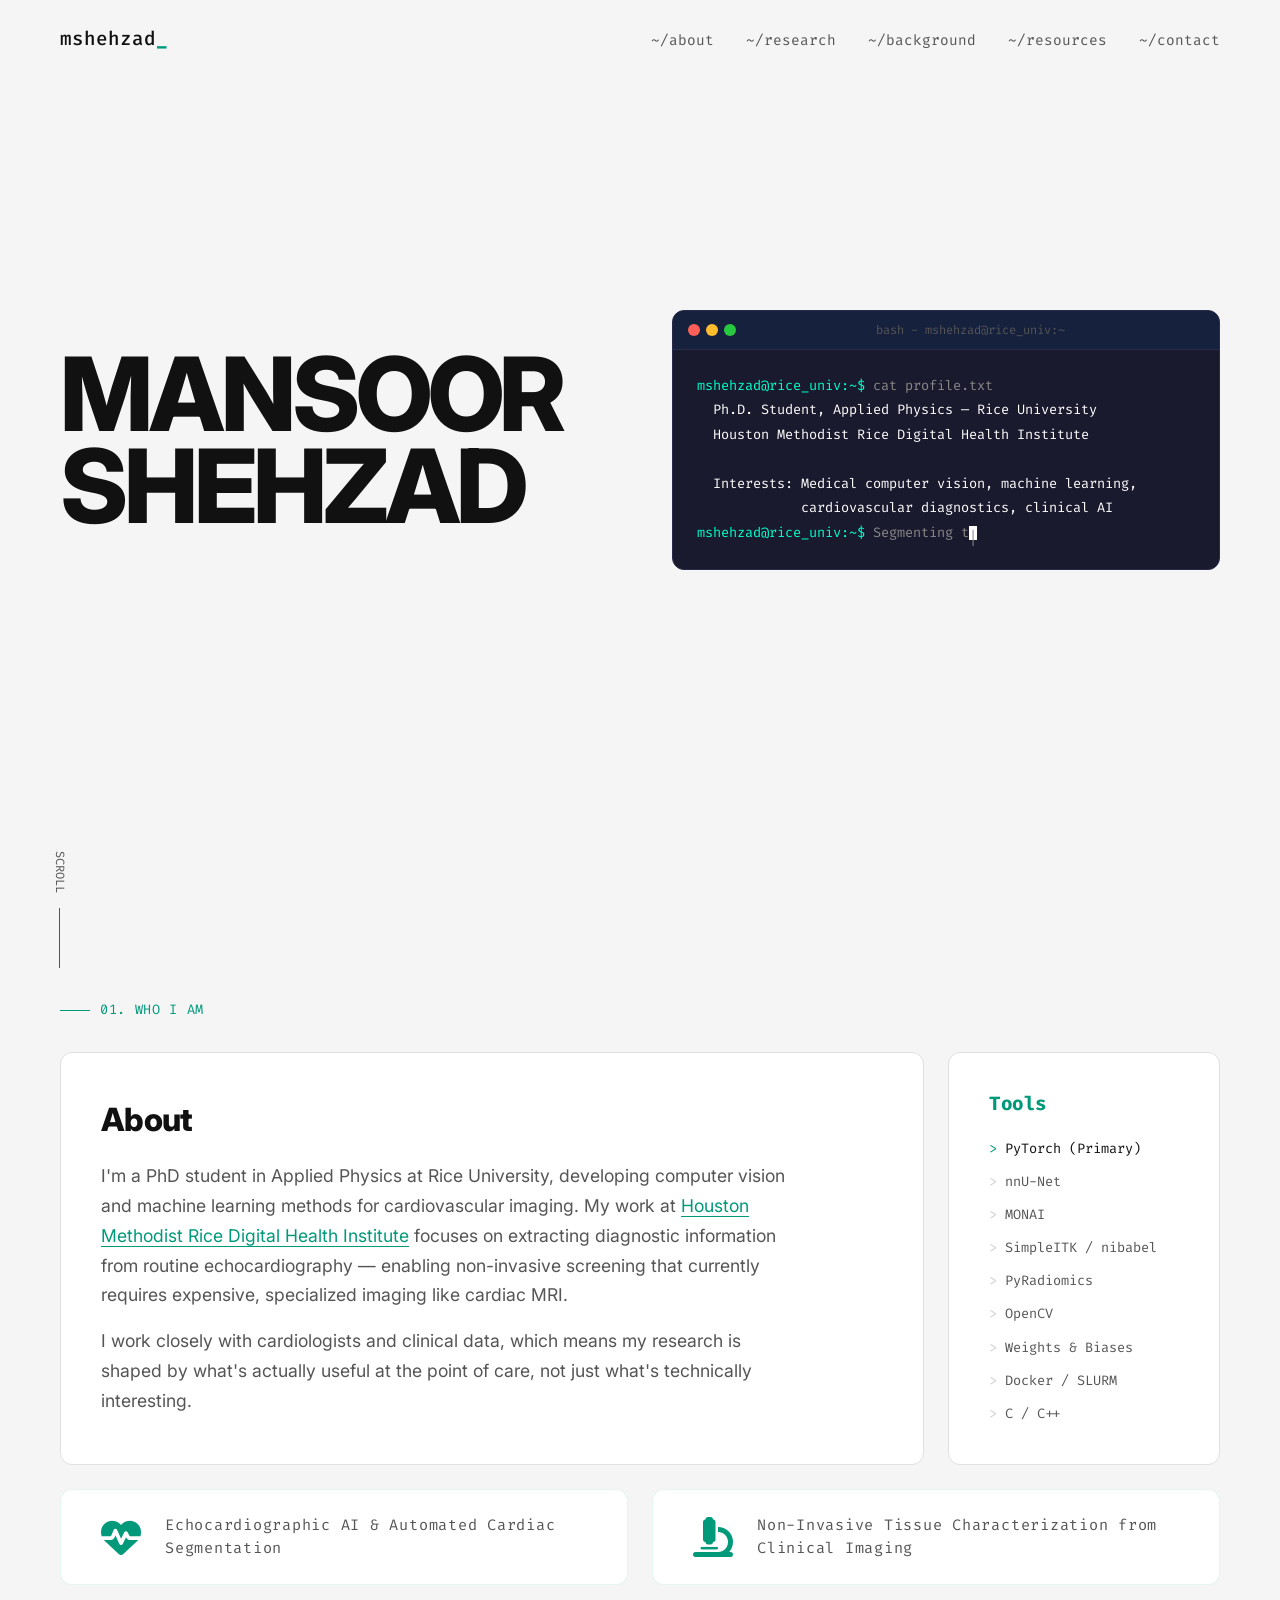
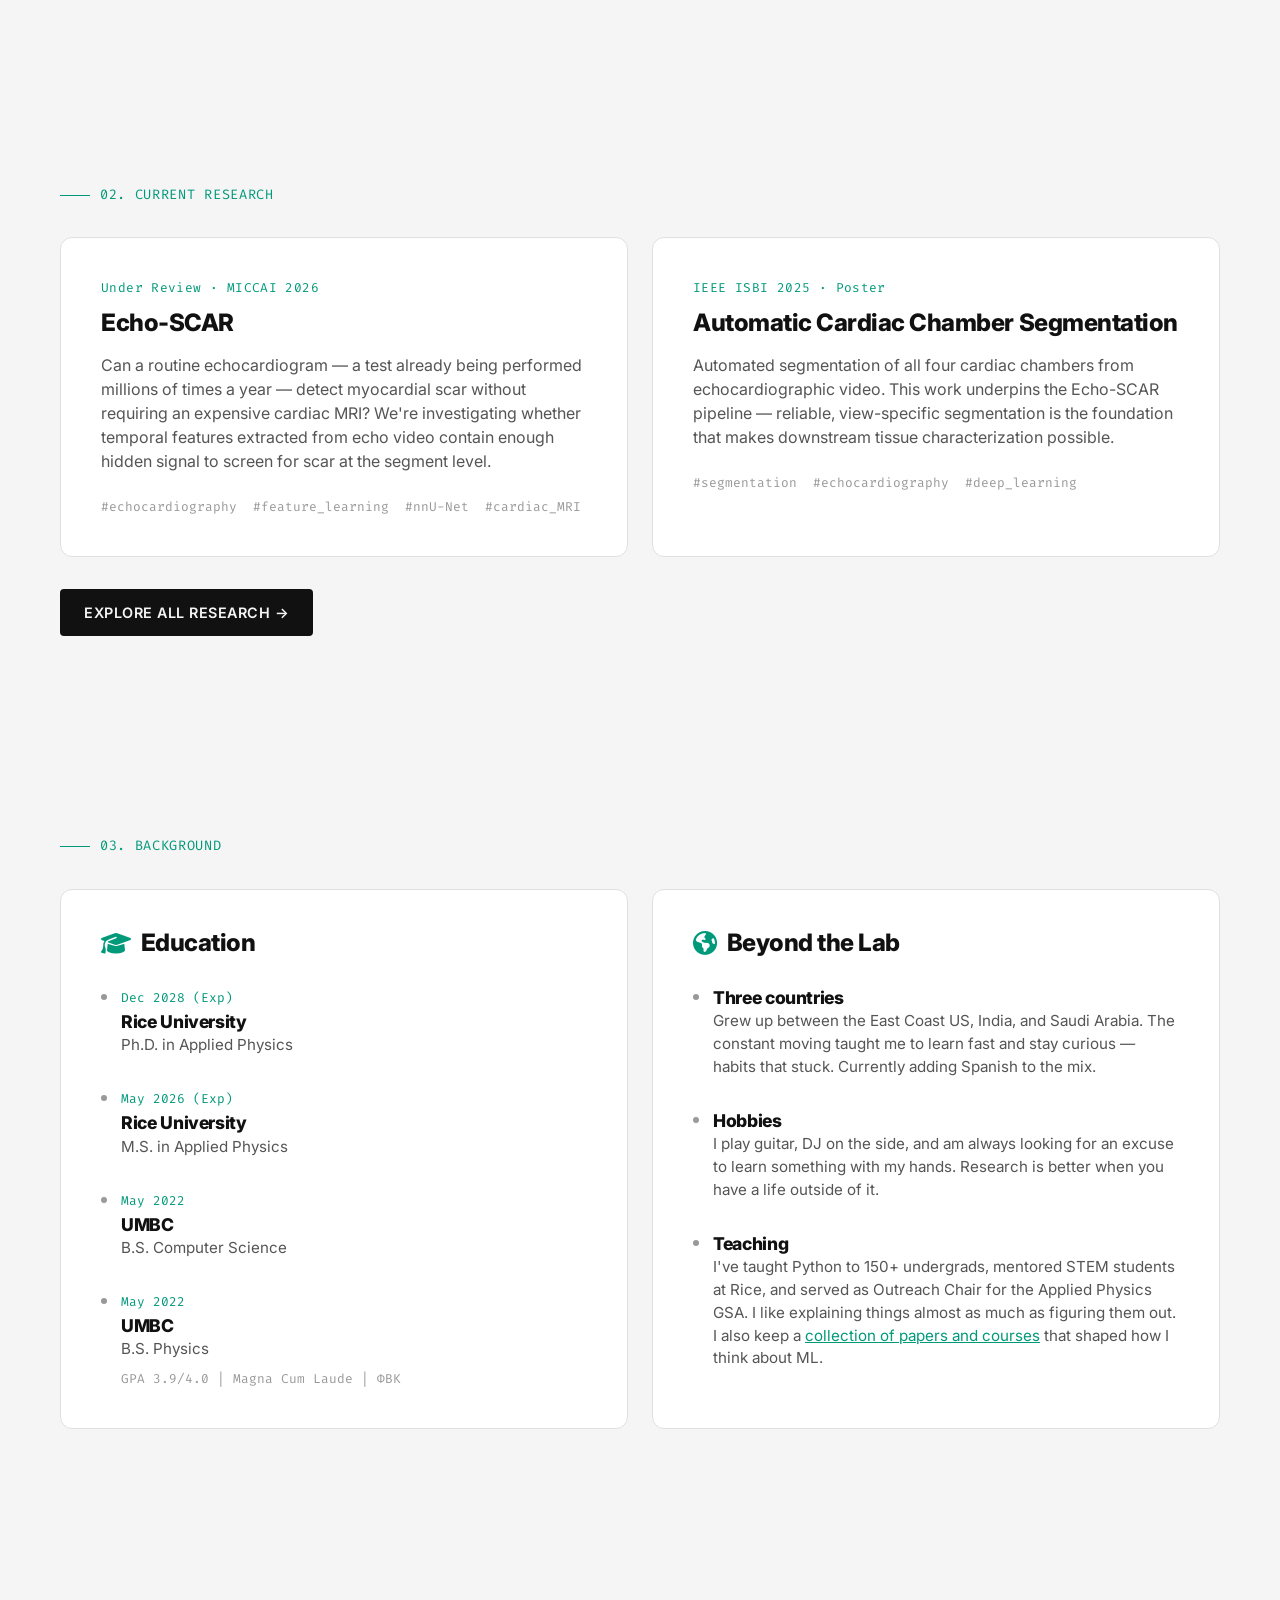
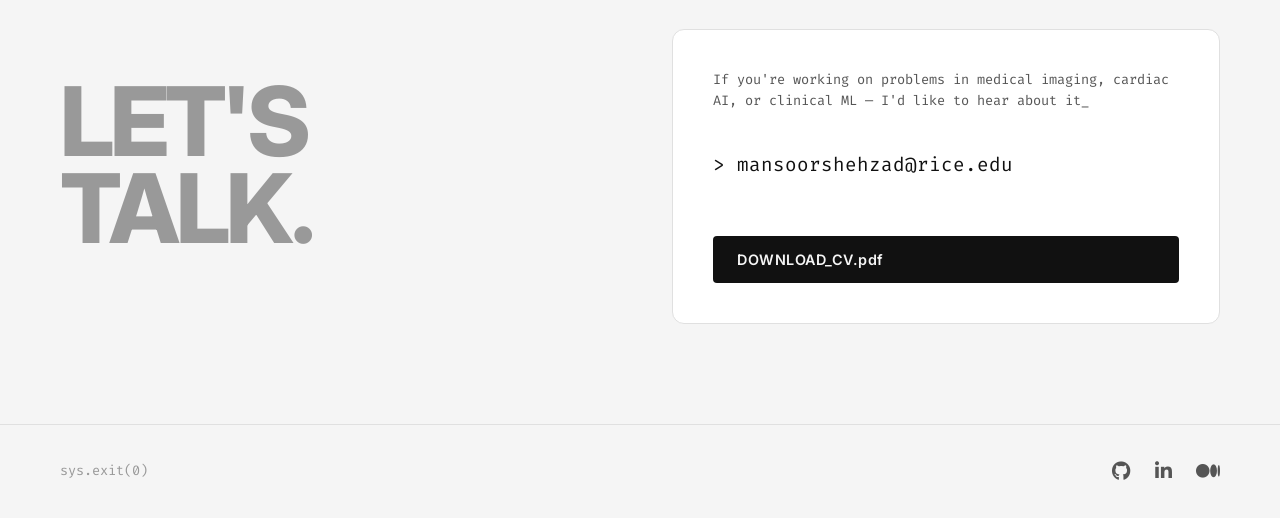
<file: index.html>
<!DOCTYPE html>
<html lang="en">

<head>
    <meta charset="UTF-8">
    <meta name="viewport" content="width=device-width, initial-scale=1.0">
    <meta name="color-scheme" content="light dark">
    <title>Mansoor Shehzad | CS & Applied Physics</title>
    <meta name="description"
        content="Mansoor Shehzad - PhD candidate in Applied Physics at Rice University. Medical computer vision, cardiac imaging, and machine learning.">

    <!-- Google Fonts -->
    <link rel="preconnect" href="https://fonts.googleapis.com">
    <link rel="preconnect" href="https://fonts.gstatic.com" crossorigin>
    <link
        href="https://fonts.googleapis.com/css2?family=Fira+Code:wght@400;500&family=Inter:wght@400;500;600;800&display=swap"
        rel="stylesheet">

    <!-- Icons -->
    <link rel="stylesheet" href="https://cdnjs.cloudflare.com/ajax/libs/font-awesome/6.4.0/css/all.min.css">

    <!-- Custom CSS -->
    <link rel="stylesheet" href="css/styles.css">
</head>

<body>

    <!-- Navigation -->
    <nav id="navbar">
        <div class="nav-container">
            <a href="index.html" class="logo">mshehzad<span class="blink">_</span></a>
            <ul class="nav-links">
                <li><a href="#about" class="nav-item">~/about</a></li>
                <li><a href="research.html" class="nav-item">~/research</a></li>
                <li><a href="#education" class="nav-item">~/background</a></li>
                <li><a href="resources.html" class="nav-item">~/resources</a></li>
                <li><a href="#contact" class="nav-item">~/contact</a></li>
            </ul>
        </div>
    </nav>

    <main>
        <!-- Hero Section -->
        <section id="home" class="hero">
            <div class="hero-wrapper">
                <h1 class="hero-title">MANSOOR<br>SHEHZAD</h1>

                <div class="terminal-window glass-panel">
                    <div class="terminal-header">
                        <div class="mac-btns">
                            <span class="btn-red"></span>
                            <span class="btn-yel"></span>
                            <span class="btn-grn"></span>
                        </div>
                        <div class="terminal-title">bash - mshehzad@rice_univ:~</div>
                    </div>
                    <div class="terminal-body" id="term-body">
                        <p><span class="prompt">mshehzad@rice_univ:~$</span> cat profile.txt</p>
                        <p class="term-output">Ph.D. Student, Applied Physics &mdash; Rice University</p>
                        <p class="term-output">Houston Methodist Rice Digital Health Institute</p>
                        <p class="term-output">&nbsp;</p>
                        <p class="term-output">Interests: Medical computer vision, machine learning,</p>
                        <p class="term-output">
                            &nbsp;&nbsp;&nbsp;&nbsp;&nbsp;&nbsp;&nbsp;&nbsp;&nbsp;&nbsp;&nbsp;cardiovascular
                            diagnostics, clinical AI</p>
                        <p><span class="prompt">mshehzad@rice_univ:~$</span> <span class="typing"></span><span
                                class="cursor">|</span></p>
                    </div>
                </div>
            </div>

            <div class="scroll-down">
                <p>SCROLL</p>
                <div class="line"></div>
            </div>
        </section>

        <!-- Bento Grid Section (About & Skills) -->
        <section id="about" class="bento-section section-reveal">
            <div class="section-badge">01. WHO I AM</div>

            <div class="bento-grid">
                <!-- Large primary box -->
                <div class="bento-box bento-large glass-panel">
                    <h2>About</h2>
                    <p>
                        I'm a PhD student in Applied Physics at Rice University, developing computer vision and
                        machine learning methods for cardiovascular imaging. My work at
                        <a href="https://www.hmrdhi.org/"
                            style="color: var(--accent); border-bottom: 1px solid var(--accent);">Houston Methodist Rice
                            Digital Health Institute</a>
                        focuses on extracting diagnostic information from routine echocardiography &mdash; enabling
                        non-invasive screening that currently requires expensive, specialized imaging like cardiac MRI.
                    </p>
                    <p style="margin-top: 1rem;">
                        I work closely with cardiologists and clinical data, which means my research is shaped by
                        what's actually useful at the point of care, not just what's technically interesting.
                    </p>
                </div>

                <!-- Skills Box -->
                <div class="bento-box bento-tall glass-panel">
                    <h3>Tools</h3>
                    <div class="tech-tags">
                        <span class="tag python">PyTorch (Primary)</span>
                        <span class="tag">nnU-Net</span>
                        <span class="tag">MONAI</span>
                        <span class="tag">SimpleITK / nibabel</span>
                        <span class="tag">PyRadiomics</span>
                        <span class="tag">OpenCV</span>
                        <span class="tag">Weights & Biases</span>
                        <span class="tag">Docker / SLURM</span>
                        <span class="tag">C / C++</span>
                    </div>
                </div>

                <!-- Research Interest 1 -->
                <div class="bento-box bento-small glass-panel highlight-box">
                    <i class="fas fa-heartbeat box-icon"></i>
                    <div class="box-label" style="max-width: none; text-transform: none; font-size: 0.95rem;">
                        Echocardiographic AI & Automated Cardiac Segmentation</div>
                </div>

                <!-- Research Interest 2 -->
                <div class="bento-box bento-small glass-panel highlight-box">
                    <i class="fas fa-microscope box-icon"></i>
                    <div class="box-label" style="max-width: none; text-transform: none; font-size: 0.95rem;">
                        Non-Invasive Tissue Characterization from Clinical Imaging</div>
                </div>
            </div>
        </section>

        <!-- Research Highlights (NEW) -->
        <section id="research-highlights" class="section-reveal">
            <div class="section-badge">02. CURRENT RESEARCH</div>

            <div class="research-highlight-grid">
                <div class="glass-panel hover-target research-card">
                    <div class="research-card-tag">Under Review &middot; MICCAI 2026</div>
                    <h3>Echo-SCAR</h3>
                    <p class="exp-desc">
                        Can a routine echocardiogram &mdash; a test already being performed millions of times
                        a year &mdash; detect myocardial scar without requiring an expensive cardiac MRI?
                        We're investigating whether temporal features extracted from echo video contain enough
                        hidden signal to screen for scar at the segment level.
                    </p>
                    <div class="exp-tech">
                        <span>#echocardiography</span> <span>#feature_learning</span> <span>#nnU-Net</span>
                        <span>#cardiac_MRI</span>
                    </div>
                </div>

                <div class="glass-panel hover-target research-card">
                    <div class="research-card-tag">IEEE ISBI 2025 &middot; Poster</div>
                    <h3>Automatic Cardiac Chamber Segmentation</h3>
                    <p class="exp-desc">
                        Automated segmentation of all four cardiac chambers from echocardiographic video. This work
                        underpins the Echo-SCAR pipeline &mdash; reliable, view-specific segmentation is the foundation
                        that makes downstream tissue characterization possible.
                    </p>
                    <div class="exp-tech">
                        <span>#segmentation</span> <span>#echocardiography</span> <span>#deep_learning</span>
                    </div>
                </div>
            </div>

            <div style="margin-top: 2rem;">
                <a href="research.html" class="btn-solid">EXPLORE ALL RESEARCH &rarr;</a>
            </div>
        </section>

        <!-- Education & Beyond the Lab -->
        <section id="education" class="edu-section section-reveal">
            <div class="section-badge">03. BACKGROUND</div>

            <div class="split-grid">
                <!-- Education -->
                <div class="glass-panel p-container">
                    <h2><i class="fas fa-graduation-cap"></i> Education</h2>
                    <ul class="clean-list">
                        <li>
                            <div class="list-meta">Dec 2028 (Exp)</div>
                            <h4>Rice University</h4>
                            <p>Ph.D. in Applied Physics</p>
                        </li>
                        <li>
                            <div class="list-meta">May 2026 (Exp) </div>
                            <h4>Rice University</h4>
                            <p>M.S. in Applied Physics</p>
                        </li>
                        <li>
                            <div class="list-meta">May 2022</div>
                            <h4>UMBC</h4>
                            <p>B.S. Computer Science</p>
                        </li>
                        <li>
                            <div class="list-meta">May 2022</div>
                            <h4>UMBC</h4>
                            <p>B.S. Physics</p>
                            <p class="sub-text">GPA 3.9/4.0 | Magna Cum Laude | &Phi;&Beta;&Kappa;</p>
                        </li>
                    </ul>
                </div>

                <!-- Beyond the Lab -->
                <div class="glass-panel p-container">
                    <h2><i class="fas fa-globe-americas"></i> Beyond the Lab</h2>
                    <ul class="clean-list">
                        <li>
                            <h4>Three countries</h4>
                            <p>Grew up between the East Coast US, India, and Saudi Arabia. The
                                constant moving taught me to learn fast and stay curious &mdash; habits
                                that stuck. Currently adding Spanish to the mix.</p>
                        </li>
                        <li>
                            <h4>Hobbies</h4>
                            <p>I play guitar, DJ on the side, and am always looking for an excuse
                                to learn something with my hands. Research is better when you have
                                a life outside of it.</p>
                        </li>
                        <li>
                            <h4>Teaching</h4>
                            <p>I've taught Python to 150+ undergrads, mentored STEM students at Rice, and served as
                                Outreach Chair for the Applied Physics GSA. I like explaining things almost
                                as much as figuring them out. I also keep a <a href="resources.html"
                                    style="color: var(--accent); text-decoration: underline;">collection of papers
                                    and courses</a> that shaped how I think about ML.</p>
                        </li>
                    </ul>
                </div>
            </div>
        </section>

        <!-- Contact Section -->
        <section id="contact" class="contact-section section-reveal">
            <div class="contact-grid">
                <h2 class="huge-text">LET'S<br>TALK.</h2>
                <div class="contact-links glass-panel">
                    <p class="contact-prompt">If you're working on problems in medical imaging, cardiac AI, or clinical
                        ML &mdash; I'd like to hear about it_</p>
                    <a href="mailto:mansoorshehzad@rice.edu" class="cmd-link">> mansoorshehzad@rice.edu</a>
                    <a href="Mansoor Shehzad Resume.pdf" target="_blank" class="btn-solid mt-4">DOWNLOAD_CV.pdf</a>
                </div>
            </div>
        </section>
    </main>

    <footer>
        <div class="foot-container">
            <p>sys.exit(0)</p>
            <div class="social-links">
                <a href="https://github.com/mansoorshehzad" target="_blank"><i class="fab fa-github"></i></a>
                <a href="https://www.linkedin.com/in/mansoor-shehzad/" target="_blank"><i class="fab fa-linkedin-in"></i></a>
                <a href="https://medium.com/@mansoorsshehzad" target="_blank"><i class="fab fa-medium"></i></a>
            </div>
        </div>
    </footer>

    <!-- Scripts -->
    <script src="js/main.js"></script>
</body>

</html>
</file>
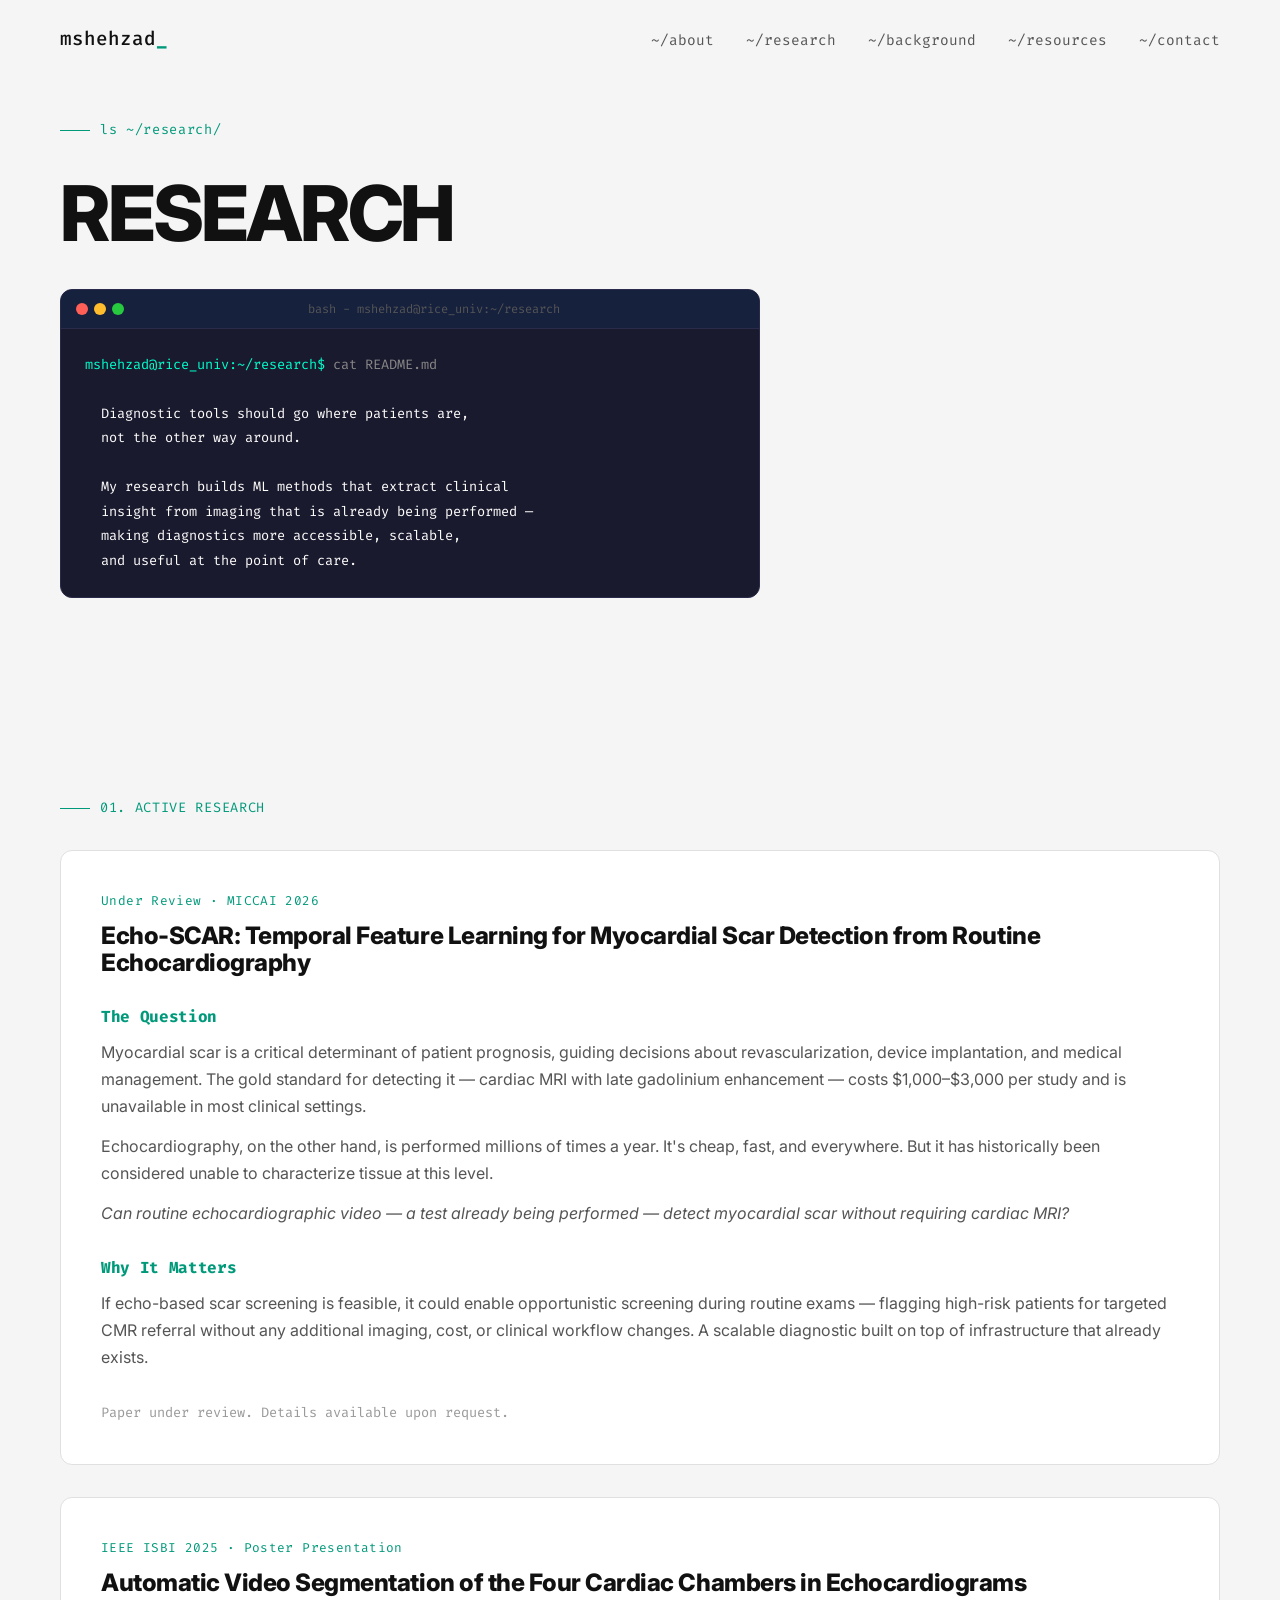
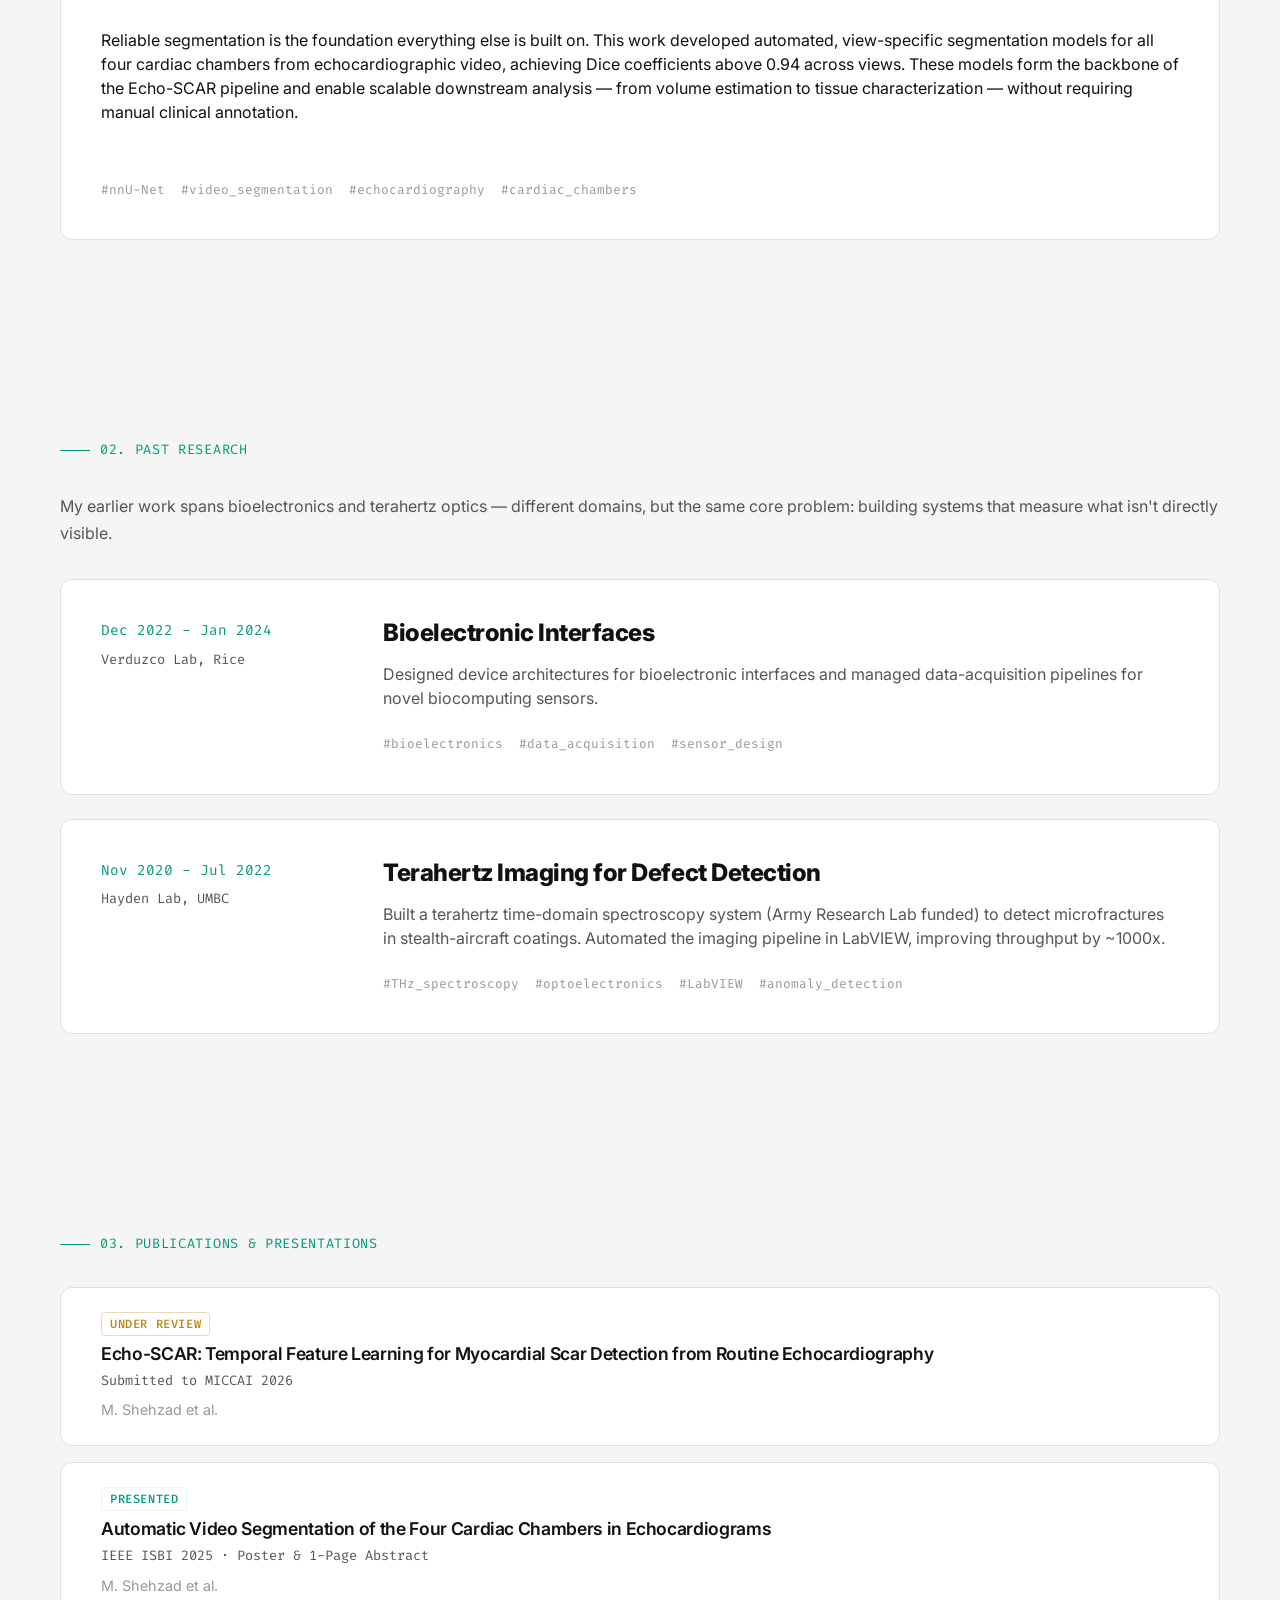
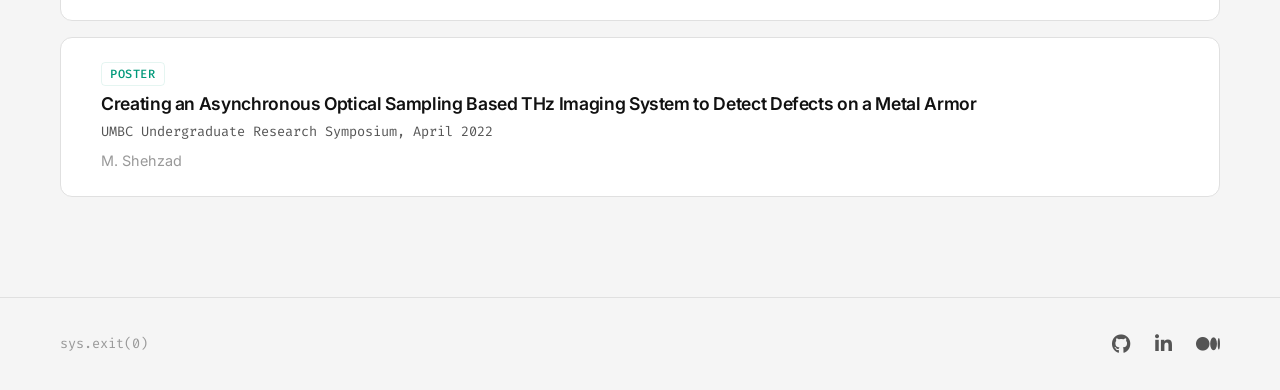
<file: research.html>
<!DOCTYPE html>
<html lang="en">

<head>
    <meta charset="UTF-8">
    <meta name="viewport" content="width=device-width, initial-scale=1.0">
    <meta name="color-scheme" content="light dark">
    <title>Research | Mansoor Shehzad</title>
    <meta name="description"
        content="Research by Mansoor Shehzad - Medical computer vision, cardiac imaging, echocardiographic scar detection, and THz spectroscopy.">

    <!-- Google Fonts -->
    <link rel="preconnect" href="https://fonts.googleapis.com">
    <link rel="preconnect" href="https://fonts.gstatic.com" crossorigin>
    <link
        href="https://fonts.googleapis.com/css2?family=Fira+Code:wght@400;500&family=Inter:wght@400;500;600;800&display=swap"
        rel="stylesheet">

    <!-- Icons -->
    <link rel="stylesheet" href="https://cdnjs.cloudflare.com/ajax/libs/font-awesome/6.4.0/css/all.min.css">

    <!-- Custom CSS -->
    <link rel="stylesheet" href="css/styles.css">
</head>

<body>

    <!-- Navigation -->
    <nav id="navbar">
        <div class="nav-container">
            <a href="index.html" class="logo">mshehzad<span class="blink">_</span></a>
            <ul class="nav-links">
                <li><a href="index.html#about" class="nav-item">~/about</a></li>
                <li><a href="research.html" class="nav-item active">~/research</a></li>
                <li><a href="index.html#education" class="nav-item">~/background</a></li>
                <li><a href="resources.html" class="nav-item">~/resources</a></li>
                <li><a href="index.html#contact" class="nav-item">~/contact</a></li>
            </ul>
        </div>
    </nav>

    <main>
        <!-- Research Hero -->
        <section class="research-hero">
            <div class="section-badge">ls ~/research/</div>
            <h1 class="research-page-title">Research</h1>

            <div class="terminal-window glass-panel" style="max-width: 700px;">
                <div class="terminal-header">
                    <div class="mac-btns">
                        <span class="btn-red"></span>
                        <span class="btn-yel"></span>
                        <span class="btn-grn"></span>
                    </div>
                    <div class="terminal-title">bash - mshehzad@rice_univ:~/research</div>
                </div>
                <div class="terminal-body">
                    <p><span class="prompt">mshehzad@rice_univ:~/research$</span> cat README.md</p>
                    <p class="term-output">&nbsp;</p>
                    <p class="term-output">Diagnostic tools should go where patients are,</p>
                    <p class="term-output">not the other way around.</p>
                    <p class="term-output">&nbsp;</p>
                    <p class="term-output">My research builds ML methods that extract clinical</p>
                    <p class="term-output">insight from imaging that is already being performed &mdash;</p>
                    <p class="term-output">making diagnostics more accessible, scalable,</p>
                    <p class="term-output">and useful at the point of care.</p>
                </div>
            </div>
        </section>

        <!-- Active Research -->
        <section class="section-reveal">
            <div class="section-badge">01. ACTIVE RESEARCH</div>

            <!-- Echo-SCAR -->
            <div class="research-project glass-panel">
                <div class="research-project-header">
                    <div>
                        <div class="research-card-tag">Under Review &middot; MICCAI 2026</div>
                        <h2>Echo-SCAR: Temporal Feature Learning for Myocardial Scar Detection from Routine Echocardiography</h2>
                    </div>
                </div>

                <div class="research-project-body">
                    <div class="research-question">
                        <h3>The Question</h3>
                        <p>
                            Myocardial scar is a critical determinant of patient prognosis, guiding decisions about
                            revascularization, device implantation, and medical management. The gold standard for
                            detecting it &mdash; cardiac MRI with late gadolinium enhancement &mdash; costs
                            $1,000&ndash;$3,000 per study and is unavailable in most clinical settings.
                        </p>
                        <p style="margin-top: 0.8rem;">
                            Echocardiography, on the other hand, is performed millions of times a year. It's cheap,
                            fast, and everywhere. But it has historically been considered unable to characterize
                            tissue at this level.
                        </p>
                        <p style="margin-top: 0.8rem;">
                            <em>Can routine echocardiographic video &mdash; a test already being performed &mdash;
                            detect myocardial scar without requiring cardiac MRI?</em>
                        </p>
                    </div>

                    <div class="research-question">
                        <h3>Why It Matters</h3>
                        <p>
                            If echo-based scar screening is feasible, it could enable opportunistic screening during
                            routine exams &mdash; flagging high-risk patients for targeted CMR referral without any
                            additional imaging, cost, or clinical workflow changes. A scalable diagnostic built on
                            top of infrastructure that already exists.
                        </p>
                    </div>

                    <p style="color: var(--text-muted); font-family: var(--font-mono); font-size: 0.85rem;">
                        Paper under review. Details available upon request.
                    </p>
                </div>
            </div>

            <!-- ISBI -->
            <div class="research-project glass-panel" style="margin-top: 2rem;">
                <div class="research-project-header">
                    <div>
                        <div class="research-card-tag">IEEE ISBI 2025 &middot; Poster Presentation</div>
                        <h2>Automatic Video Segmentation of the Four Cardiac Chambers in Echocardiograms</h2>
                    </div>
                </div>

                <div class="research-project-body">
                    <p>
                        Reliable segmentation is the foundation everything else is built on. This work developed
                        automated, view-specific segmentation models for all four cardiac chambers from echocardiographic
                        video, achieving Dice coefficients above 0.94 across views. These models form the backbone of
                        the Echo-SCAR pipeline and enable scalable downstream analysis &mdash; from volume estimation
                        to tissue characterization &mdash; without requiring manual clinical annotation.
                    </p>
                    <div class="exp-tech" style="margin-top: 1.5rem;">
                        <span>#nnU-Net</span> <span>#video_segmentation</span> <span>#echocardiography</span>
                        <span>#cardiac_chambers</span>
                    </div>
                </div>
            </div>
        </section>

        <!-- Past Research -->
        <section class="section-reveal">
            <div class="section-badge">02. PAST RESEARCH</div>

            <p style="color: var(--text-secondary); margin-bottom: 2rem; font-size: 1rem; line-height: 1.7;">
                My earlier work spans bioelectronics and terahertz optics &mdash; different domains, but the same
                core problem: building systems that measure what isn't directly visible.
            </p>

            <div class="exp-list">
                <div class="exp-row glass-panel hover-target">
                    <div class="exp-meta">
                        <div class="exp-date">Dec 2022 - Jan 2024</div>
                        <div class="exp-location">Verduzco Lab, Rice</div>
                    </div>
                    <div class="exp-details">
                        <h3>Bioelectronic Interfaces</h3>
                        <p class="exp-desc">
                            Designed device architectures for bioelectronic interfaces and managed data-acquisition
                            pipelines for novel biocomputing sensors.
                        </p>
                        <div class="exp-tech">
                            <span>#bioelectronics</span> <span>#data_acquisition</span> <span>#sensor_design</span>
                        </div>
                    </div>
                </div>

                <div class="exp-row glass-panel hover-target">
                    <div class="exp-meta">
                        <div class="exp-date">Nov 2020 - Jul 2022</div>
                        <div class="exp-location">Hayden Lab, UMBC</div>
                    </div>
                    <div class="exp-details">
                        <h3>Terahertz Imaging for Defect Detection</h3>
                        <p class="exp-desc">
                            Built a terahertz time-domain spectroscopy system (Army Research Lab funded) to detect
                            microfractures in stealth-aircraft coatings. Automated the imaging pipeline in LabVIEW,
                            improving throughput by ~1000x.
                        </p>
                        <div class="exp-tech">
                            <span>#THz_spectroscopy</span> <span>#optoelectronics</span> <span>#LabVIEW</span>
                            <span>#anomaly_detection</span>
                        </div>
                    </div>
                </div>
            </div>
        </section>

        <!-- Publications & Presentations -->
        <section class="section-reveal">
            <div class="section-badge">03. PUBLICATIONS & PRESENTATIONS</div>

            <div class="publications-list">
                <div class="pub-item glass-panel">
                    <div class="pub-status status-review">Under Review</div>
                    <h4>Echo-SCAR: Temporal Feature Learning for Myocardial Scar Detection from Routine Echocardiography</h4>
                    <p class="pub-venue">Submitted to MICCAI 2026</p>
                    <p class="pub-authors">M. Shehzad et al.</p>
                </div>

                <div class="pub-item glass-panel">
                    <div class="pub-status status-published">Presented</div>
                    <h4>Automatic Video Segmentation of the Four Cardiac Chambers in Echocardiograms</h4>
                    <p class="pub-venue">IEEE ISBI 2025 &middot; Poster & 1-Page Abstract</p>
                    <p class="pub-authors">M. Shehzad et al.</p>
                </div>

                <div class="pub-item glass-panel">
                    <div class="pub-status status-published">Poster</div>
                    <h4>Creating an Asynchronous Optical Sampling Based THz Imaging System to Detect Defects on a Metal Armor</h4>
                    <p class="pub-venue">UMBC Undergraduate Research Symposium, April 2022</p>
                    <p class="pub-authors">M. Shehzad</p>
                </div>
            </div>
        </section>

    </main>

    <footer>
        <div class="foot-container">
            <p>sys.exit(0)</p>
            <div class="social-links">
                <a href="https://github.com/mansoorshehzad" target="_blank"><i class="fab fa-github"></i></a>
                <a href="https://www.linkedin.com/in/mansoor-shehzad/" target="_blank"><i class="fab fa-linkedin-in"></i></a>
                <a href="https://medium.com/@mansoorsshehzad" target="_blank"><i class="fab fa-medium"></i></a>
            </div>
        </div>
    </footer>

    <!-- Scripts -->
    <script src="js/main.js"></script>
</body>

</html>
</file>
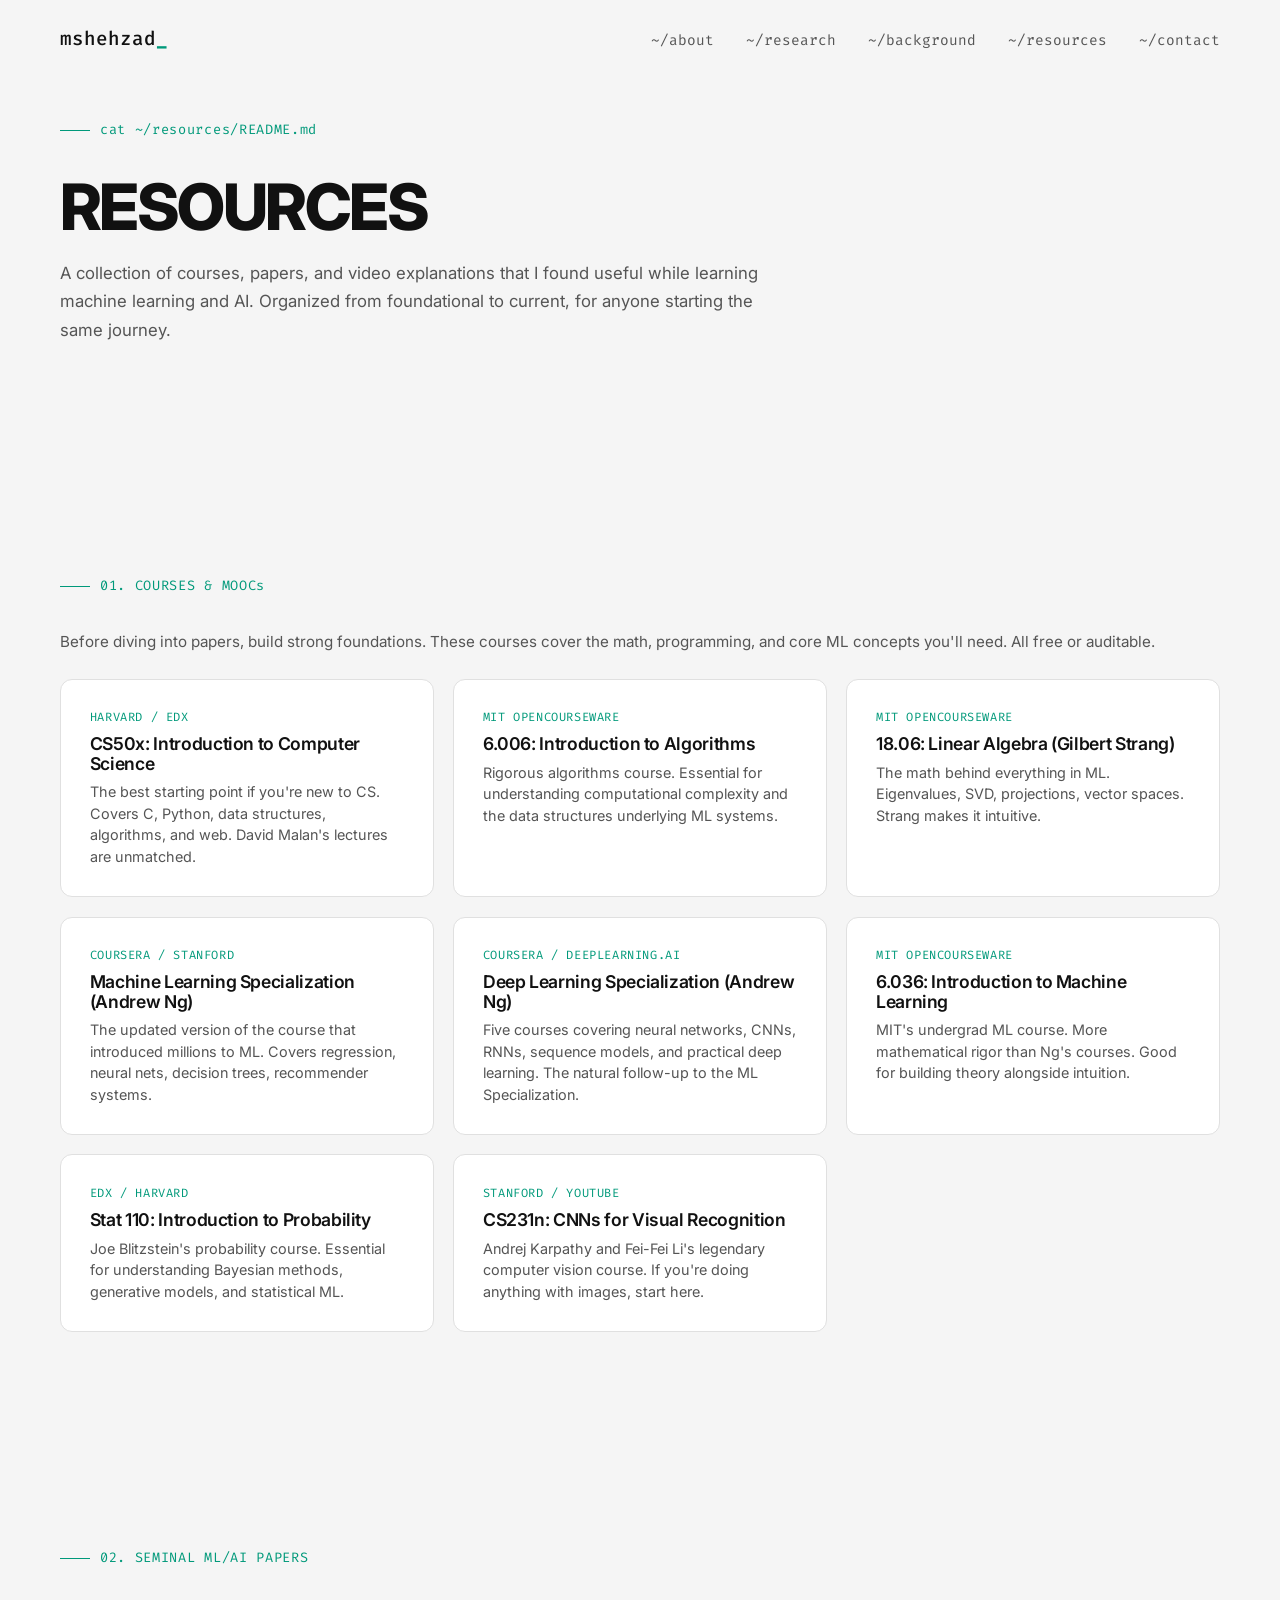
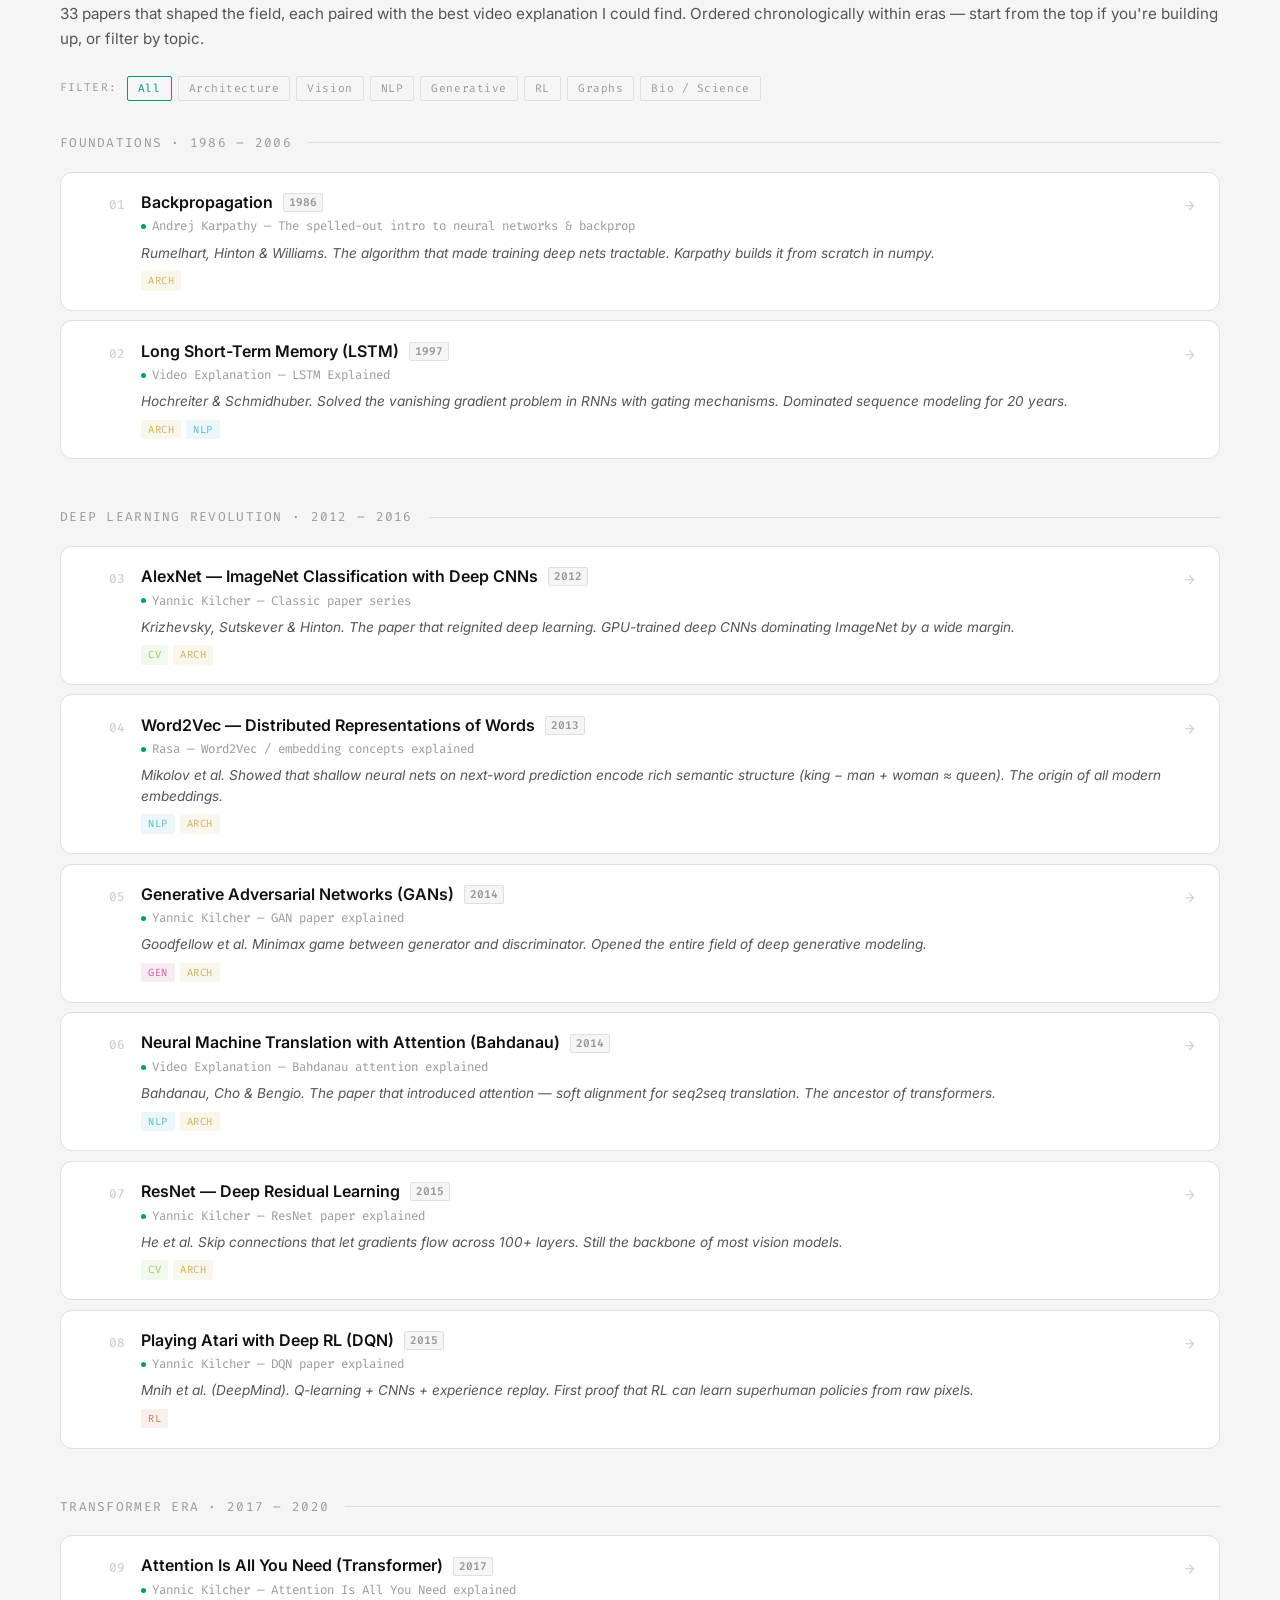
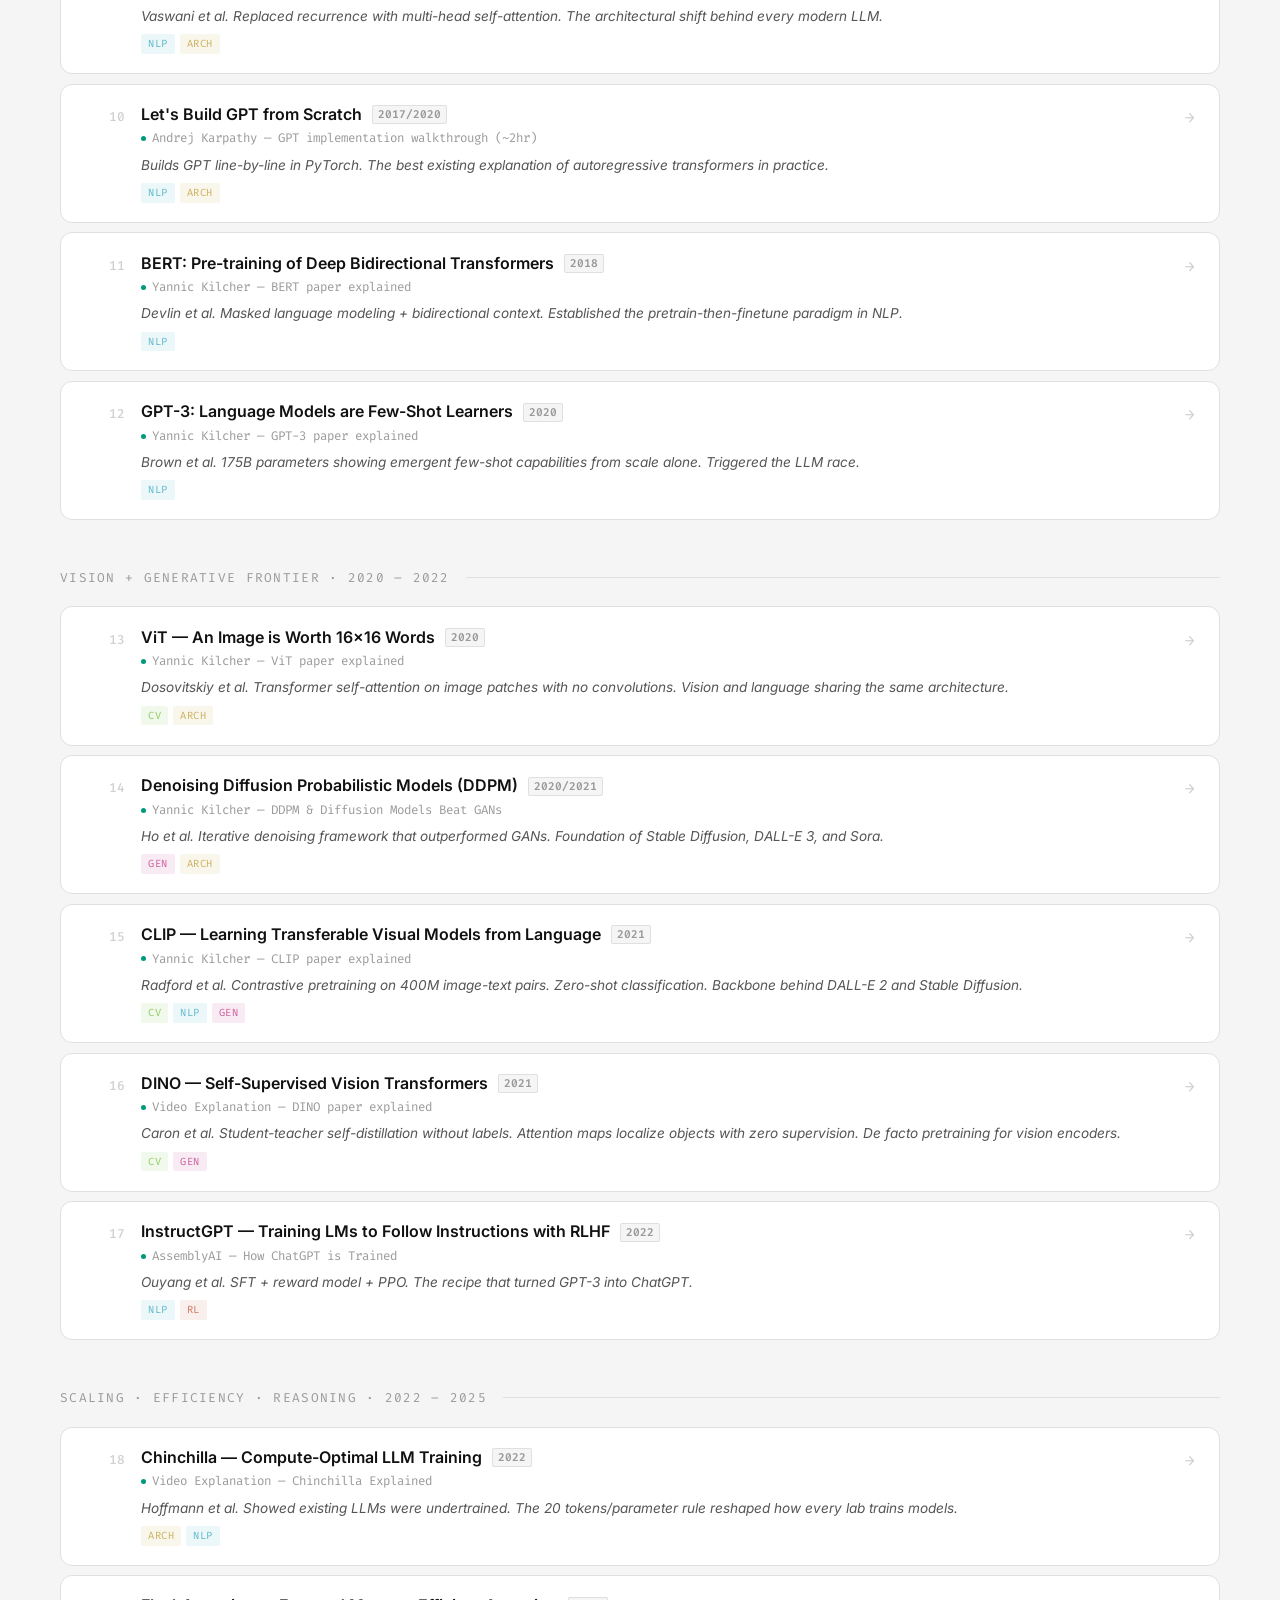
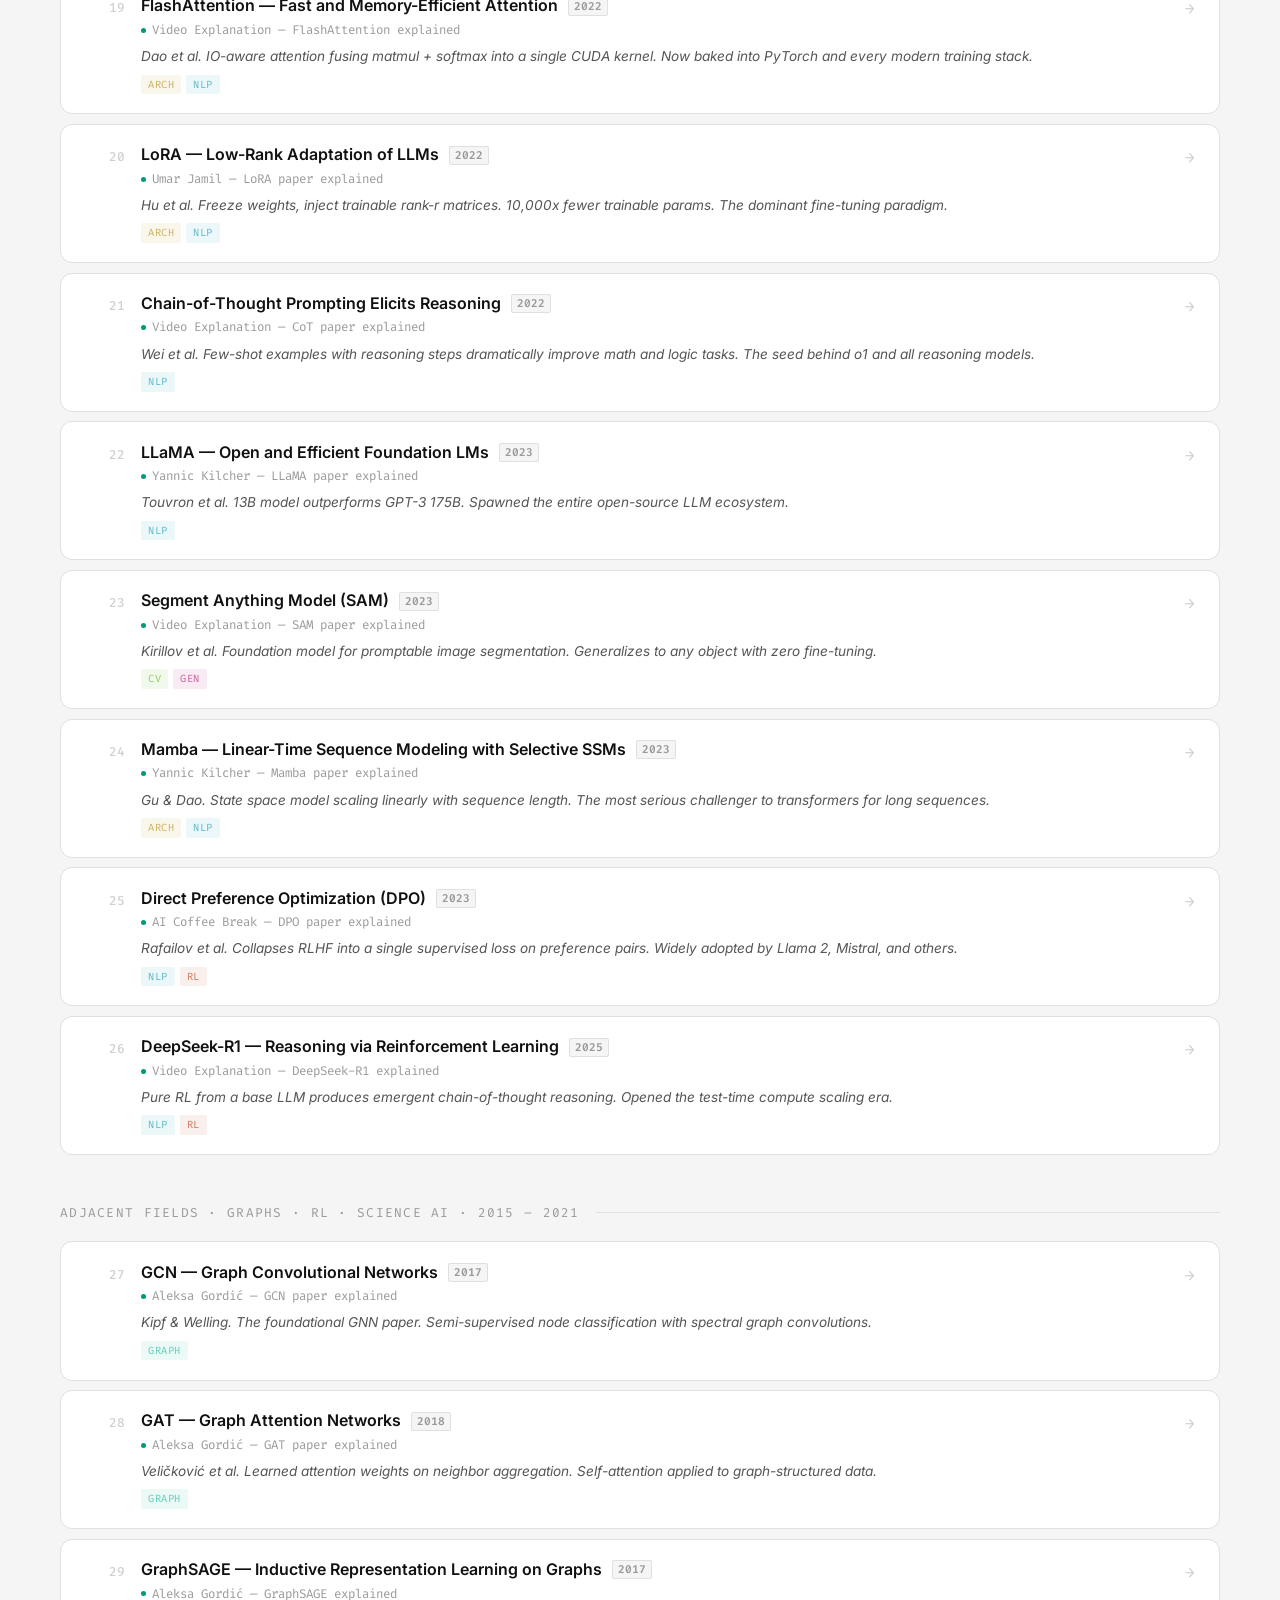
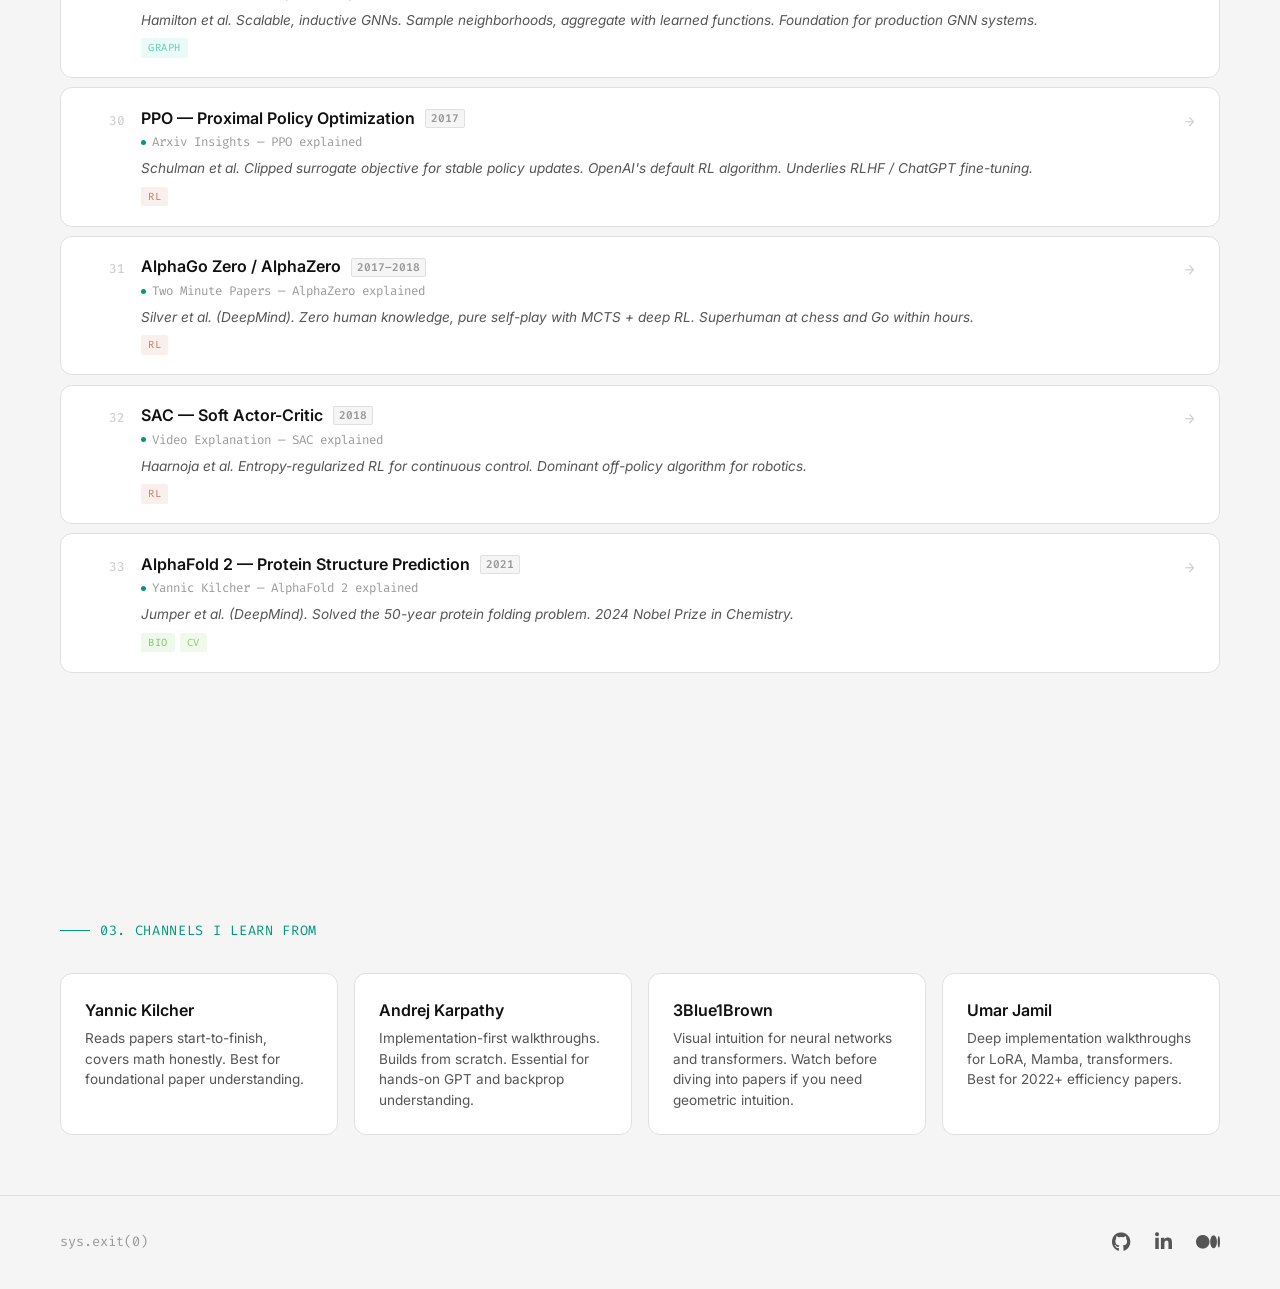
<file: resources.html>
<!DOCTYPE html>
<html lang="en">

<head>
    <meta charset="UTF-8">
    <meta name="viewport" content="width=device-width, initial-scale=1.0">
    <meta name="color-scheme" content="light dark">
    <title>Resources | Mansoor Shehzad</title>
    <meta name="description"
        content="Curated ML/AI learning resources — MOOCs, courses, and seminal papers with video explanations.">

    <!-- Google Fonts -->
    <link rel="preconnect" href="https://fonts.googleapis.com">
    <link rel="preconnect" href="https://fonts.gstatic.com" crossorigin>
    <link
        href="https://fonts.googleapis.com/css2?family=Fira+Code:wght@400;500&family=Inter:wght@400;500;600;800&display=swap"
        rel="stylesheet">

    <!-- Icons -->
    <link rel="stylesheet" href="https://cdnjs.cloudflare.com/ajax/libs/font-awesome/6.4.0/css/all.min.css">

    <!-- Main site CSS -->
    <link rel="stylesheet" href="css/styles.css">

    <style>
        /* Resources page specific styles */
        .resources-hero {
            min-height: 40vh;
            display: flex;
            flex-direction: column;
            justify-content: center;
            padding-top: calc(var(--nav-height) + 40px);
        }

        .resources-page-title {
            font-size: clamp(2.5rem, 5vw, 4rem);
            letter-spacing: -0.04em;
            margin-bottom: 1rem;
            text-transform: uppercase;
        }

        .resources-intro {
            color: var(--text-secondary);
            font-size: 1.05rem;
            line-height: 1.7;
            max-width: 700px;
            margin-bottom: 2rem;
        }

        /* MOOC Cards */
        .mooc-grid {
            display: grid;
            grid-template-columns: repeat(auto-fill, minmax(280px, 1fr));
            gap: 1.2rem;
            margin-bottom: 1rem;
        }

        .mooc-card {
            padding: 1.8rem;
            display: flex;
            flex-direction: column;
            gap: 0.5rem;
            text-decoration: none;
            color: inherit;
        }

        .mooc-card h4 {
            font-size: 1.1rem;
            font-weight: 600;
        }

        .mooc-card p {
            color: var(--text-secondary);
            font-size: 0.9rem;
            line-height: 1.5;
        }

        .mooc-platform {
            font-family: var(--font-mono);
            font-size: 0.75rem;
            color: var(--accent);
            letter-spacing: 0.05em;
            text-transform: uppercase;
        }

        /* Paper Cards */
        .era {
            margin-bottom: 3rem;
        }

        .era-header {
            display: flex;
            align-items: center;
            gap: 16px;
            margin-bottom: 1.2rem;
        }

        .era-title {
            font-family: var(--font-mono);
            font-size: 0.8rem;
            letter-spacing: 0.1em;
            text-transform: uppercase;
            color: var(--text-muted);
            white-space: nowrap;
        }

        .era-line {
            flex: 1;
            height: 1px;
            background: var(--sys-border);
        }

        .paper-card {
            display: grid;
            grid-template-columns: 40px 1fr auto;
            gap: 1rem;
            align-items: start;
            padding: 1.2rem 1.5rem;
            margin-bottom: 0.6rem;
            text-decoration: none;
            color: inherit;
        }

        .paper-card:hover {
            border-color: var(--accent);
            transform: translateY(-1px);
        }

        .paper-num {
            font-family: var(--font-mono);
            font-size: 0.8rem;
            font-weight: 500;
            color: var(--sys-border-glow);
            padding-top: 3px;
            text-align: right;
            transition: color 0.15s;
        }

        .paper-card:hover .paper-num {
            color: var(--accent);
        }

        .paper-title {
            font-size: 1rem;
            font-weight: 600;
            line-height: 1.3;
            margin-bottom: 0.3rem;
        }

        .paper-year {
            font-family: var(--font-mono);
            font-size: 0.7rem;
            color: var(--text-muted);
            background: var(--sys-bg);
            border: 1px solid var(--sys-border);
            padding: 1px 5px;
            border-radius: 2px;
            margin-left: 6px;
            vertical-align: middle;
        }

        .paper-channel {
            font-family: var(--font-mono);
            font-size: 0.78rem;
            color: var(--text-muted);
            margin-bottom: 0.4rem;
            display: flex;
            align-items: center;
            gap: 6px;
        }

        .channel-dot {
            width: 5px;
            height: 5px;
            border-radius: 50%;
            background: var(--accent);
            flex-shrink: 0;
        }

        .paper-note {
            font-size: 0.85rem;
            color: var(--text-secondary);
            font-style: italic;
            line-height: 1.5;
        }

        .paper-tags {
            display: flex;
            gap: 5px;
            flex-wrap: wrap;
            margin-top: 0.5rem;
        }

        .ptag {
            font-family: var(--font-mono);
            font-size: 0.65rem;
            letter-spacing: 0.05em;
            padding: 2px 7px;
            border-radius: 2px;
            text-transform: uppercase;
        }

        .ptag-cv { background: rgba(143, 204, 95, 0.12); color: #8fcc5f; }
        .ptag-nlp { background: rgba(95, 184, 204, 0.12); color: #5fb8cc; }
        .ptag-gen { background: rgba(204, 95, 158, 0.12); color: #cc5f9e; }
        .ptag-rl { background: rgba(204, 122, 95, 0.12); color: #cc7a5f; }
        .ptag-arch { background: rgba(204, 176, 95, 0.12); color: #ccb05f; }
        .ptag-graph { background: rgba(95, 204, 184, 0.12); color: #5fccb8; }
        .ptag-bio { background: rgba(122, 204, 95, 0.12); color: #7acc5f; }

        .paper-arrow {
            color: var(--sys-border-glow);
            font-family: var(--font-mono);
            font-size: 1rem;
            padding-top: 2px;
            transition: color 0.15s, transform 0.15s;
        }

        .paper-card:hover .paper-arrow {
            color: var(--accent);
            transform: translateX(3px);
        }

        /* Filter bar */
        .filters {
            display: flex;
            gap: 6px;
            flex-wrap: wrap;
            margin-bottom: 2rem;
            align-items: center;
        }

        .filter-label {
            font-family: var(--font-mono);
            font-size: 0.7rem;
            color: var(--text-muted);
            letter-spacing: 0.1em;
            text-transform: uppercase;
            margin-right: 4px;
        }

        .filter-btn {
            font-family: var(--font-mono);
            font-size: 0.7rem;
            letter-spacing: 0.05em;
            padding: 4px 10px;
            border: 1px solid var(--sys-border);
            background: transparent;
            color: var(--text-muted);
            cursor: pointer;
            border-radius: 2px;
            transition: all 0.15s;
        }

        .filter-btn:hover, .filter-btn.active {
            border-color: var(--accent);
            color: var(--accent);
        }

        /* Channels */
        .channel-grid {
            display: grid;
            grid-template-columns: repeat(auto-fill, minmax(240px, 1fr));
            gap: 1rem;
        }

        .channel-card {
            padding: 1.5rem;
            text-decoration: none;
            color: inherit;
        }

        .channel-name {
            font-weight: 600;
            font-size: 1rem;
            margin-bottom: 0.4rem;
        }

        .channel-desc {
            font-size: 0.85rem;
            color: var(--text-secondary);
            line-height: 1.5;
        }

        .hidden { display: none !important; }

        @media screen and (max-width: 768px) {
            .paper-card {
                grid-template-columns: 30px 1fr;
            }
            .paper-arrow { display: none; }
            .mooc-grid { grid-template-columns: 1fr; }
        }
    </style>
</head>

<body>

    <!-- Navigation -->
    <nav id="navbar">
        <div class="nav-container">
            <a href="index.html" class="logo">mshehzad<span class="blink">_</span></a>
            <ul class="nav-links">
                <li><a href="index.html#about" class="nav-item">~/about</a></li>
                <li><a href="research.html" class="nav-item">~/research</a></li>
                <li><a href="index.html#education" class="nav-item">~/background</a></li>
                <li><a href="resources.html" class="nav-item active">~/resources</a></li>
                <li><a href="index.html#contact" class="nav-item">~/contact</a></li>
            </ul>
        </div>
    </nav>

    <main>
        <!-- Hero -->
        <section class="resources-hero">
            <div class="section-badge">cat ~/resources/README.md</div>
            <h1 class="resources-page-title">Resources</h1>
            <p class="resources-intro">
                A collection of courses, papers, and video explanations that I found useful while learning
                machine learning and AI. Organized from foundational to current, for anyone starting the same journey.
            </p>
        </section>

        <!-- MOOCs & Courses -->
        <section class="section-reveal">
            <div class="section-badge">01. COURSES & MOOCs</div>

            <p style="color: var(--text-secondary); margin-bottom: 1.5rem; font-size: 0.95rem; line-height: 1.7;">
                Before diving into papers, build strong foundations. These courses cover the math, programming,
                and core ML concepts you'll need. All free or auditable.
            </p>

            <div class="mooc-grid">
                <a class="mooc-card glass-panel hover-target" href="https://cs50.harvard.edu/x/" target="_blank">
                    <div class="mooc-platform">Harvard / edX</div>
                    <h4>CS50x: Introduction to Computer Science</h4>
                    <p>The best starting point if you're new to CS. Covers C, Python, data structures, algorithms, and web. David Malan's lectures are unmatched.</p>
                </a>

                <a class="mooc-card glass-panel hover-target" href="https://ocw.mit.edu/courses/6-006-introduction-to-algorithms-spring-2020/" target="_blank">
                    <div class="mooc-platform">MIT OpenCourseWare</div>
                    <h4>6.006: Introduction to Algorithms</h4>
                    <p>Rigorous algorithms course. Essential for understanding computational complexity and the data structures underlying ML systems.</p>
                </a>

                <a class="mooc-card glass-panel hover-target" href="https://ocw.mit.edu/courses/18-06sc-linear-algebra-fall-2011/" target="_blank">
                    <div class="mooc-platform">MIT OpenCourseWare</div>
                    <h4>18.06: Linear Algebra (Gilbert Strang)</h4>
                    <p>The math behind everything in ML. Eigenvalues, SVD, projections, vector spaces. Strang makes it intuitive.</p>
                </a>

                <a class="mooc-card glass-panel hover-target" href="https://www.coursera.org/specializations/machine-learning-introduction" target="_blank">
                    <div class="mooc-platform">Coursera / Stanford</div>
                    <h4>Machine Learning Specialization (Andrew Ng)</h4>
                    <p>The updated version of the course that introduced millions to ML. Covers regression, neural nets, decision trees, recommender systems.</p>
                </a>

                <a class="mooc-card glass-panel hover-target" href="https://www.coursera.org/specializations/deep-learning" target="_blank">
                    <div class="mooc-platform">Coursera / deeplearning.ai</div>
                    <h4>Deep Learning Specialization (Andrew Ng)</h4>
                    <p>Five courses covering neural networks, CNNs, RNNs, sequence models, and practical deep learning. The natural follow-up to the ML Specialization.</p>
                </a>

                <a class="mooc-card glass-panel hover-target" href="https://ocw.mit.edu/courses/6-036-introduction-to-machine-learning-fall-2020/" target="_blank">
                    <div class="mooc-platform">MIT OpenCourseWare</div>
                    <h4>6.036: Introduction to Machine Learning</h4>
                    <p>MIT's undergrad ML course. More mathematical rigor than Ng's courses. Good for building theory alongside intuition.</p>
                </a>

                <a class="mooc-card glass-panel hover-target" href="https://www.edx.org/learn/probability/harvard-university-introduction-to-probability" target="_blank">
                    <div class="mooc-platform">edX / Harvard</div>
                    <h4>Stat 110: Introduction to Probability</h4>
                    <p>Joe Blitzstein's probability course. Essential for understanding Bayesian methods, generative models, and statistical ML.</p>
                </a>

                <a class="mooc-card glass-panel hover-target" href="https://www.youtube.com/playlist?list=PL3FW7Lu3i5JvHM8ljYj-zLfQRF3EO8sYv" target="_blank">
                    <div class="mooc-platform">Stanford / YouTube</div>
                    <h4>CS231n: CNNs for Visual Recognition</h4>
                    <p>Andrej Karpathy and Fei-Fei Li's legendary computer vision course. If you're doing anything with images, start here.</p>
                </a>
            </div>
        </section>

        <!-- Seminal Papers -->
        <section class="section-reveal">
            <div class="section-badge">02. SEMINAL ML/AI PAPERS</div>

            <p style="color: var(--text-secondary); margin-bottom: 1.5rem; font-size: 0.95rem; line-height: 1.7;">
                33 papers that shaped the field, each paired with the best video explanation I could find.
                Ordered chronologically within eras &mdash; start from the top if you're building up, or filter by topic.
            </p>

            <!-- Filters -->
            <div class="filters">
                <span class="filter-label">Filter:</span>
                <button class="filter-btn active" onclick="filterCards('all', this)">All</button>
                <button class="filter-btn" onclick="filterCards('arch', this)">Architecture</button>
                <button class="filter-btn" onclick="filterCards('cv', this)">Vision</button>
                <button class="filter-btn" onclick="filterCards('nlp', this)">NLP</button>
                <button class="filter-btn" onclick="filterCards('gen', this)">Generative</button>
                <button class="filter-btn" onclick="filterCards('rl', this)">RL</button>
                <button class="filter-btn" onclick="filterCards('graph', this)">Graphs</button>
                <button class="filter-btn" onclick="filterCards('bio', this)">Bio / Science</button>
            </div>

            <!-- ERA 1: Foundations -->
            <div class="era">
                <div class="era-header">
                    <span class="era-title">Foundations &middot; 1986 &ndash; 2006</span>
                    <div class="era-line"></div>
                </div>

                <a class="paper-card glass-panel hover-target" href="https://www.youtube.com/watch?v=VMj-3S1tku0" target="_blank" data-tags="arch">
                    <div class="paper-num">01</div>
                    <div>
                        <div class="paper-title">Backpropagation <span class="paper-year">1986</span></div>
                        <div class="paper-channel"><span class="channel-dot"></span>Andrej Karpathy &mdash; The spelled-out intro to neural networks & backprop</div>
                        <div class="paper-note">Rumelhart, Hinton & Williams. The algorithm that made training deep nets tractable. Karpathy builds it from scratch in numpy.</div>
                        <div class="paper-tags"><span class="ptag ptag-arch">ARCH</span></div>
                    </div>
                    <div class="paper-arrow">&rarr;</div>
                </a>

                <a class="paper-card glass-panel hover-target" href="https://www.youtube.com/watch?v=YCzL96nL7j0" target="_blank" data-tags="arch nlp">
                    <div class="paper-num">02</div>
                    <div>
                        <div class="paper-title">Long Short-Term Memory (LSTM) <span class="paper-year">1997</span></div>
                        <div class="paper-channel"><span class="channel-dot"></span>Video Explanation &mdash; LSTM Explained</div>
                        <div class="paper-note">Hochreiter & Schmidhuber. Solved the vanishing gradient problem in RNNs with gating mechanisms. Dominated sequence modeling for 20 years.</div>
                        <div class="paper-tags"><span class="ptag ptag-arch">ARCH</span><span class="ptag ptag-nlp">NLP</span></div>
                    </div>
                    <div class="paper-arrow">&rarr;</div>
                </a>
            </div>

            <!-- ERA 2: Deep Learning Revolution -->
            <div class="era">
                <div class="era-header">
                    <span class="era-title">Deep Learning Revolution &middot; 2012 &ndash; 2016</span>
                    <div class="era-line"></div>
                </div>

                <a class="paper-card glass-panel hover-target" href="https://www.youtube.com/watch?v=Nq3auVtvd9Q" target="_blank" data-tags="cv arch">
                    <div class="paper-num">03</div>
                    <div>
                        <div class="paper-title">AlexNet &mdash; ImageNet Classification with Deep CNNs <span class="paper-year">2012</span></div>
                        <div class="paper-channel"><span class="channel-dot"></span>Yannic Kilcher &mdash; Classic paper series</div>
                        <div class="paper-note">Krizhevsky, Sutskever & Hinton. The paper that reignited deep learning. GPU-trained deep CNNs dominating ImageNet by a wide margin.</div>
                        <div class="paper-tags"><span class="ptag ptag-cv">CV</span><span class="ptag ptag-arch">ARCH</span></div>
                    </div>
                    <div class="paper-arrow">&rarr;</div>
                </a>

                <a class="paper-card glass-panel hover-target" href="https://www.youtube.com/watch?v=oUpuABKoElw" target="_blank" data-tags="nlp arch">
                    <div class="paper-num">04</div>
                    <div>
                        <div class="paper-title">Word2Vec &mdash; Distributed Representations of Words <span class="paper-year">2013</span></div>
                        <div class="paper-channel"><span class="channel-dot"></span>Rasa &mdash; Word2Vec / embedding concepts explained</div>
                        <div class="paper-note">Mikolov et al. Showed that shallow neural nets on next-word prediction encode rich semantic structure (king &minus; man + woman &asymp; queen). The origin of all modern embeddings.</div>
                        <div class="paper-tags"><span class="ptag ptag-nlp">NLP</span><span class="ptag ptag-arch">ARCH</span></div>
                    </div>
                    <div class="paper-arrow">&rarr;</div>
                </a>

                <a class="paper-card glass-panel hover-target" href="https://www.youtube.com/watch?v=eyxmSmjmNS0" target="_blank" data-tags="gen">
                    <div class="paper-num">05</div>
                    <div>
                        <div class="paper-title">Generative Adversarial Networks (GANs) <span class="paper-year">2014</span></div>
                        <div class="paper-channel"><span class="channel-dot"></span>Yannic Kilcher &mdash; GAN paper explained</div>
                        <div class="paper-note">Goodfellow et al. Minimax game between generator and discriminator. Opened the entire field of deep generative modeling.</div>
                        <div class="paper-tags"><span class="ptag ptag-gen">GEN</span><span class="ptag ptag-arch">ARCH</span></div>
                    </div>
                    <div class="paper-arrow">&rarr;</div>
                </a>

                <a class="paper-card glass-panel hover-target" href="https://www.youtube.com/watch?v=PSs6nxngL6k" target="_blank" data-tags="nlp">
                    <div class="paper-num">06</div>
                    <div>
                        <div class="paper-title">Neural Machine Translation with Attention (Bahdanau) <span class="paper-year">2014</span></div>
                        <div class="paper-channel"><span class="channel-dot"></span>Video Explanation &mdash; Bahdanau attention explained</div>
                        <div class="paper-note">Bahdanau, Cho & Bengio. The paper that introduced attention &mdash; soft alignment for seq2seq translation. The ancestor of transformers.</div>
                        <div class="paper-tags"><span class="ptag ptag-nlp">NLP</span><span class="ptag ptag-arch">ARCH</span></div>
                    </div>
                    <div class="paper-arrow">&rarr;</div>
                </a>

                <a class="paper-card glass-panel hover-target" href="https://www.youtube.com/watch?v=GWt6Fu05voI" target="_blank" data-tags="cv arch">
                    <div class="paper-num">07</div>
                    <div>
                        <div class="paper-title">ResNet &mdash; Deep Residual Learning <span class="paper-year">2015</span></div>
                        <div class="paper-channel"><span class="channel-dot"></span>Yannic Kilcher &mdash; ResNet paper explained</div>
                        <div class="paper-note">He et al. Skip connections that let gradients flow across 100+ layers. Still the backbone of most vision models.</div>
                        <div class="paper-tags"><span class="ptag ptag-cv">CV</span><span class="ptag ptag-arch">ARCH</span></div>
                    </div>
                    <div class="paper-arrow">&rarr;</div>
                </a>

                <a class="paper-card glass-panel hover-target" href="https://www.youtube.com/watch?v=rFwQDDbYTm4" target="_blank" data-tags="rl">
                    <div class="paper-num">08</div>
                    <div>
                        <div class="paper-title">Playing Atari with Deep RL (DQN) <span class="paper-year">2015</span></div>
                        <div class="paper-channel"><span class="channel-dot"></span>Yannic Kilcher &mdash; DQN paper explained</div>
                        <div class="paper-note">Mnih et al. (DeepMind). Q-learning + CNNs + experience replay. First proof that RL can learn superhuman policies from raw pixels.</div>
                        <div class="paper-tags"><span class="ptag ptag-rl">RL</span></div>
                    </div>
                    <div class="paper-arrow">&rarr;</div>
                </a>
            </div>

            <!-- ERA 3: Transformer Era -->
            <div class="era">
                <div class="era-header">
                    <span class="era-title">Transformer Era &middot; 2017 &ndash; 2020</span>
                    <div class="era-line"></div>
                </div>

                <a class="paper-card glass-panel hover-target" href="https://www.youtube.com/watch?v=iDulhoQ2pro" target="_blank" data-tags="nlp arch">
                    <div class="paper-num">09</div>
                    <div>
                        <div class="paper-title">Attention Is All You Need (Transformer) <span class="paper-year">2017</span></div>
                        <div class="paper-channel"><span class="channel-dot"></span>Yannic Kilcher &mdash; Attention Is All You Need explained</div>
                        <div class="paper-note">Vaswani et al. Replaced recurrence with multi-head self-attention. The architectural shift behind every modern LLM.</div>
                        <div class="paper-tags"><span class="ptag ptag-nlp">NLP</span><span class="ptag ptag-arch">ARCH</span></div>
                    </div>
                    <div class="paper-arrow">&rarr;</div>
                </a>

                <a class="paper-card glass-panel hover-target" href="https://www.youtube.com/watch?v=kCc8FmEb1nY" target="_blank" data-tags="nlp arch">
                    <div class="paper-num">10</div>
                    <div>
                        <div class="paper-title">Let's Build GPT from Scratch <span class="paper-year">2017/2020</span></div>
                        <div class="paper-channel"><span class="channel-dot"></span>Andrej Karpathy &mdash; GPT implementation walkthrough (~2hr)</div>
                        <div class="paper-note">Builds GPT line-by-line in PyTorch. The best existing explanation of autoregressive transformers in practice.</div>
                        <div class="paper-tags"><span class="ptag ptag-nlp">NLP</span><span class="ptag ptag-arch">ARCH</span></div>
                    </div>
                    <div class="paper-arrow">&rarr;</div>
                </a>

                <a class="paper-card glass-panel hover-target" href="https://www.youtube.com/watch?v=-9evrZnBorM" target="_blank" data-tags="nlp">
                    <div class="paper-num">11</div>
                    <div>
                        <div class="paper-title">BERT: Pre-training of Deep Bidirectional Transformers <span class="paper-year">2018</span></div>
                        <div class="paper-channel"><span class="channel-dot"></span>Yannic Kilcher &mdash; BERT paper explained</div>
                        <div class="paper-note">Devlin et al. Masked language modeling + bidirectional context. Established the pretrain-then-finetune paradigm in NLP.</div>
                        <div class="paper-tags"><span class="ptag ptag-nlp">NLP</span></div>
                    </div>
                    <div class="paper-arrow">&rarr;</div>
                </a>

                <a class="paper-card glass-panel hover-target" href="https://www.youtube.com/watch?v=SY5PvZrJhLE" target="_blank" data-tags="nlp">
                    <div class="paper-num">12</div>
                    <div>
                        <div class="paper-title">GPT-3: Language Models are Few-Shot Learners <span class="paper-year">2020</span></div>
                        <div class="paper-channel"><span class="channel-dot"></span>Yannic Kilcher &mdash; GPT-3 paper explained</div>
                        <div class="paper-note">Brown et al. 175B parameters showing emergent few-shot capabilities from scale alone. Triggered the LLM race.</div>
                        <div class="paper-tags"><span class="ptag ptag-nlp">NLP</span></div>
                    </div>
                    <div class="paper-arrow">&rarr;</div>
                </a>
            </div>

            <!-- ERA 4: Vision + Generative Frontier -->
            <div class="era">
                <div class="era-header">
                    <span class="era-title">Vision + Generative Frontier &middot; 2020 &ndash; 2022</span>
                    <div class="era-line"></div>
                </div>

                <a class="paper-card glass-panel hover-target" href="https://www.youtube.com/watch?v=TrdevFK_am4" target="_blank" data-tags="cv arch">
                    <div class="paper-num">13</div>
                    <div>
                        <div class="paper-title">ViT &mdash; An Image is Worth 16x16 Words <span class="paper-year">2020</span></div>
                        <div class="paper-channel"><span class="channel-dot"></span>Yannic Kilcher &mdash; ViT paper explained</div>
                        <div class="paper-note">Dosovitskiy et al. Transformer self-attention on image patches with no convolutions. Vision and language sharing the same architecture.</div>
                        <div class="paper-tags"><span class="ptag ptag-cv">CV</span><span class="ptag ptag-arch">ARCH</span></div>
                    </div>
                    <div class="paper-arrow">&rarr;</div>
                </a>

                <a class="paper-card glass-panel hover-target" href="https://www.youtube.com/watch?v=W-O7AZNzbzQ" target="_blank" data-tags="gen">
                    <div class="paper-num">14</div>
                    <div>
                        <div class="paper-title">Denoising Diffusion Probabilistic Models (DDPM) <span class="paper-year">2020/2021</span></div>
                        <div class="paper-channel"><span class="channel-dot"></span>Yannic Kilcher &mdash; DDPM & Diffusion Models Beat GANs</div>
                        <div class="paper-note">Ho et al. Iterative denoising framework that outperformed GANs. Foundation of Stable Diffusion, DALL-E 3, and Sora.</div>
                        <div class="paper-tags"><span class="ptag ptag-gen">GEN</span><span class="ptag ptag-arch">ARCH</span></div>
                    </div>
                    <div class="paper-arrow">&rarr;</div>
                </a>

                <a class="paper-card glass-panel hover-target" href="https://www.youtube.com/watch?v=T9XSU0pKX2E" target="_blank" data-tags="cv nlp gen">
                    <div class="paper-num">15</div>
                    <div>
                        <div class="paper-title">CLIP &mdash; Learning Transferable Visual Models from Language <span class="paper-year">2021</span></div>
                        <div class="paper-channel"><span class="channel-dot"></span>Yannic Kilcher &mdash; CLIP paper explained</div>
                        <div class="paper-note">Radford et al. Contrastive pretraining on 400M image-text pairs. Zero-shot classification. Backbone behind DALL-E 2 and Stable Diffusion.</div>
                        <div class="paper-tags"><span class="ptag ptag-cv">CV</span><span class="ptag ptag-nlp">NLP</span><span class="ptag ptag-gen">GEN</span></div>
                    </div>
                    <div class="paper-arrow">&rarr;</div>
                </a>

                <a class="paper-card glass-panel hover-target" href="https://www.youtube.com/watch?v=h3ij3F3cPIk" target="_blank" data-tags="cv gen">
                    <div class="paper-num">16</div>
                    <div>
                        <div class="paper-title">DINO &mdash; Self-Supervised Vision Transformers <span class="paper-year">2021</span></div>
                        <div class="paper-channel"><span class="channel-dot"></span>Video Explanation &mdash; DINO paper explained</div>
                        <div class="paper-note">Caron et al. Student-teacher self-distillation without labels. Attention maps localize objects with zero supervision. De facto pretraining for vision encoders.</div>
                        <div class="paper-tags"><span class="ptag ptag-cv">CV</span><span class="ptag ptag-gen">GEN</span></div>
                    </div>
                    <div class="paper-arrow">&rarr;</div>
                </a>

                <a class="paper-card glass-panel hover-target" href="https://www.youtube.com/watch?v=VPRSBzXzavo" target="_blank" data-tags="nlp rl">
                    <div class="paper-num">17</div>
                    <div>
                        <div class="paper-title">InstructGPT &mdash; Training LMs to Follow Instructions with RLHF <span class="paper-year">2022</span></div>
                        <div class="paper-channel"><span class="channel-dot"></span>AssemblyAI &mdash; How ChatGPT is Trained</div>
                        <div class="paper-note">Ouyang et al. SFT + reward model + PPO. The recipe that turned GPT-3 into ChatGPT.</div>
                        <div class="paper-tags"><span class="ptag ptag-nlp">NLP</span><span class="ptag ptag-rl">RL</span></div>
                    </div>
                    <div class="paper-arrow">&rarr;</div>
                </a>
            </div>

            <!-- ERA 5: Scaling + Efficiency + Reasoning -->
            <div class="era">
                <div class="era-header">
                    <span class="era-title">Scaling &middot; Efficiency &middot; Reasoning &middot; 2022 &ndash; 2025</span>
                    <div class="era-line"></div>
                </div>

                <a class="paper-card glass-panel hover-target" href="https://www.youtube.com/watch?v=PZXN7jm9IC0" target="_blank" data-tags="arch nlp">
                    <div class="paper-num">18</div>
                    <div>
                        <div class="paper-title">Chinchilla &mdash; Compute-Optimal LLM Training <span class="paper-year">2022</span></div>
                        <div class="paper-channel"><span class="channel-dot"></span>Video Explanation &mdash; Chinchilla Explained</div>
                        <div class="paper-note">Hoffmann et al. Showed existing LLMs were undertrained. The 20 tokens/parameter rule reshaped how every lab trains models.</div>
                        <div class="paper-tags"><span class="ptag ptag-arch">ARCH</span><span class="ptag ptag-nlp">NLP</span></div>
                    </div>
                    <div class="paper-arrow">&rarr;</div>
                </a>

                <a class="paper-card glass-panel hover-target" href="https://www.youtube.com/watch?v=gBMO1JZav44" target="_blank" data-tags="arch nlp">
                    <div class="paper-num">19</div>
                    <div>
                        <div class="paper-title">FlashAttention &mdash; Fast and Memory-Efficient Attention <span class="paper-year">2022</span></div>
                        <div class="paper-channel"><span class="channel-dot"></span>Video Explanation &mdash; FlashAttention explained</div>
                        <div class="paper-note">Dao et al. IO-aware attention fusing matmul + softmax into a single CUDA kernel. Now baked into PyTorch and every modern training stack.</div>
                        <div class="paper-tags"><span class="ptag ptag-arch">ARCH</span><span class="ptag ptag-nlp">NLP</span></div>
                    </div>
                    <div class="paper-arrow">&rarr;</div>
                </a>

                <a class="paper-card glass-panel hover-target" href="https://www.youtube.com/watch?v=PXWYUTMt-AU" target="_blank" data-tags="arch nlp">
                    <div class="paper-num">20</div>
                    <div>
                        <div class="paper-title">LoRA &mdash; Low-Rank Adaptation of LLMs <span class="paper-year">2022</span></div>
                        <div class="paper-channel"><span class="channel-dot"></span>Umar Jamil &mdash; LoRA paper explained</div>
                        <div class="paper-note">Hu et al. Freeze weights, inject trainable rank-r matrices. 10,000x fewer trainable params. The dominant fine-tuning paradigm.</div>
                        <div class="paper-tags"><span class="ptag ptag-arch">ARCH</span><span class="ptag ptag-nlp">NLP</span></div>
                    </div>
                    <div class="paper-arrow">&rarr;</div>
                </a>

                <a class="paper-card glass-panel hover-target" href="https://www.youtube.com/watch?v=bAzgTBIbFNU" target="_blank" data-tags="nlp">
                    <div class="paper-num">21</div>
                    <div>
                        <div class="paper-title">Chain-of-Thought Prompting Elicits Reasoning <span class="paper-year">2022</span></div>
                        <div class="paper-channel"><span class="channel-dot"></span>Video Explanation &mdash; CoT paper explained</div>
                        <div class="paper-note">Wei et al. Few-shot examples with reasoning steps dramatically improve math and logic tasks. The seed behind o1 and all reasoning models.</div>
                        <div class="paper-tags"><span class="ptag ptag-nlp">NLP</span></div>
                    </div>
                    <div class="paper-arrow">&rarr;</div>
                </a>

                <a class="paper-card glass-panel hover-target" href="https://www.youtube.com/watch?v=E5OnoYF2oAk" target="_blank" data-tags="nlp">
                    <div class="paper-num">22</div>
                    <div>
                        <div class="paper-title">LLaMA &mdash; Open and Efficient Foundation LMs <span class="paper-year">2023</span></div>
                        <div class="paper-channel"><span class="channel-dot"></span>Yannic Kilcher &mdash; LLaMA paper explained</div>
                        <div class="paper-note">Touvron et al. 13B model outperforms GPT-3 175B. Spawned the entire open-source LLM ecosystem.</div>
                        <div class="paper-tags"><span class="ptag ptag-nlp">NLP</span></div>
                    </div>
                    <div class="paper-arrow">&rarr;</div>
                </a>

                <a class="paper-card glass-panel hover-target" href="https://www.youtube.com/watch?v=X2b_BD_LgwU" target="_blank" data-tags="cv gen">
                    <div class="paper-num">23</div>
                    <div>
                        <div class="paper-title">Segment Anything Model (SAM) <span class="paper-year">2023</span></div>
                        <div class="paper-channel"><span class="channel-dot"></span>Video Explanation &mdash; SAM paper explained</div>
                        <div class="paper-note">Kirillov et al. Foundation model for promptable image segmentation. Generalizes to any object with zero fine-tuning.</div>
                        <div class="paper-tags"><span class="ptag ptag-cv">CV</span><span class="ptag ptag-gen">GEN</span></div>
                    </div>
                    <div class="paper-arrow">&rarr;</div>
                </a>

                <a class="paper-card glass-panel hover-target" href="https://www.youtube.com/watch?v=9dSkvxS2EB0" target="_blank" data-tags="arch nlp">
                    <div class="paper-num">24</div>
                    <div>
                        <div class="paper-title">Mamba &mdash; Linear-Time Sequence Modeling with Selective SSMs <span class="paper-year">2023</span></div>
                        <div class="paper-channel"><span class="channel-dot"></span>Yannic Kilcher &mdash; Mamba paper explained</div>
                        <div class="paper-note">Gu & Dao. State space model scaling linearly with sequence length. The most serious challenger to transformers for long sequences.</div>
                        <div class="paper-tags"><span class="ptag ptag-arch">ARCH</span><span class="ptag ptag-nlp">NLP</span></div>
                    </div>
                    <div class="paper-arrow">&rarr;</div>
                </a>

                <a class="paper-card glass-panel hover-target" href="https://www.youtube.com/watch?v=XZLc09hkMwA" target="_blank" data-tags="nlp rl">
                    <div class="paper-num">25</div>
                    <div>
                        <div class="paper-title">Direct Preference Optimization (DPO) <span class="paper-year">2023</span></div>
                        <div class="paper-channel"><span class="channel-dot"></span>AI Coffee Break &mdash; DPO paper explained</div>
                        <div class="paper-note">Rafailov et al. Collapses RLHF into a single supervised loss on preference pairs. Widely adopted by Llama 2, Mistral, and others.</div>
                        <div class="paper-tags"><span class="ptag ptag-nlp">NLP</span><span class="ptag ptag-rl">RL</span></div>
                    </div>
                    <div class="paper-arrow">&rarr;</div>
                </a>

                <a class="paper-card glass-panel hover-target" href="https://www.youtube.com/watch?v=QdEuh2UVbu0" target="_blank" data-tags="nlp rl">
                    <div class="paper-num">26</div>
                    <div>
                        <div class="paper-title">DeepSeek-R1 &mdash; Reasoning via Reinforcement Learning <span class="paper-year">2025</span></div>
                        <div class="paper-channel"><span class="channel-dot"></span>Video Explanation &mdash; DeepSeek-R1 explained</div>
                        <div class="paper-note">Pure RL from a base LLM produces emergent chain-of-thought reasoning. Opened the test-time compute scaling era.</div>
                        <div class="paper-tags"><span class="ptag ptag-nlp">NLP</span><span class="ptag ptag-rl">RL</span></div>
                    </div>
                    <div class="paper-arrow">&rarr;</div>
                </a>
            </div>

            <!-- ERA: Adjacent Fields -->
            <div class="era">
                <div class="era-header">
                    <span class="era-title">Adjacent Fields &middot; Graphs &middot; RL &middot; Science AI &middot; 2015 &ndash; 2021</span>
                    <div class="era-line"></div>
                </div>

                <a class="paper-card glass-panel hover-target" href="https://www.youtube.com/watch?v=VyIOfIglrUM" target="_blank" data-tags="graph">
                    <div class="paper-num">27</div>
                    <div>
                        <div class="paper-title">GCN &mdash; Graph Convolutional Networks <span class="paper-year">2017</span></div>
                        <div class="paper-channel"><span class="channel-dot"></span>Aleksa Gordi&#263; &mdash; GCN paper explained</div>
                        <div class="paper-note">Kipf & Welling. The foundational GNN paper. Semi-supervised node classification with spectral graph convolutions.</div>
                        <div class="paper-tags"><span class="ptag ptag-graph">GRAPH</span></div>
                    </div>
                    <div class="paper-arrow">&rarr;</div>
                </a>

                <a class="paper-card glass-panel hover-target" href="https://www.youtube.com/watch?v=uFLeKkXWq2c" target="_blank" data-tags="graph">
                    <div class="paper-num">28</div>
                    <div>
                        <div class="paper-title">GAT &mdash; Graph Attention Networks <span class="paper-year">2018</span></div>
                        <div class="paper-channel"><span class="channel-dot"></span>Aleksa Gordi&#263; &mdash; GAT paper explained</div>
                        <div class="paper-note">Veli&#269;kovi&#263; et al. Learned attention weights on neighbor aggregation. Self-attention applied to graph-structured data.</div>
                        <div class="paper-tags"><span class="ptag ptag-graph">GRAPH</span></div>
                    </div>
                    <div class="paper-arrow">&rarr;</div>
                </a>

                <a class="paper-card glass-panel hover-target" href="https://www.youtube.com/watch?v=vinQCnizqDA" target="_blank" data-tags="graph">
                    <div class="paper-num">29</div>
                    <div>
                        <div class="paper-title">GraphSAGE &mdash; Inductive Representation Learning on Graphs <span class="paper-year">2017</span></div>
                        <div class="paper-channel"><span class="channel-dot"></span>Aleksa Gordi&#263; &mdash; GraphSAGE explained</div>
                        <div class="paper-note">Hamilton et al. Scalable, inductive GNNs. Sample neighborhoods, aggregate with learned functions. Foundation for production GNN systems.</div>
                        <div class="paper-tags"><span class="ptag ptag-graph">GRAPH</span></div>
                    </div>
                    <div class="paper-arrow">&rarr;</div>
                </a>

                <a class="paper-card glass-panel hover-target" href="https://www.youtube.com/watch?v=5P7I-xPq8u8" target="_blank" data-tags="rl">
                    <div class="paper-num">30</div>
                    <div>
                        <div class="paper-title">PPO &mdash; Proximal Policy Optimization <span class="paper-year">2017</span></div>
                        <div class="paper-channel"><span class="channel-dot"></span>Arxiv Insights &mdash; PPO explained</div>
                        <div class="paper-note">Schulman et al. Clipped surrogate objective for stable policy updates. OpenAI's default RL algorithm. Underlies RLHF / ChatGPT fine-tuning.</div>
                        <div class="paper-tags"><span class="ptag ptag-rl">RL</span></div>
                    </div>
                    <div class="paper-arrow">&rarr;</div>
                </a>

                <a class="paper-card glass-panel hover-target" href="https://www.youtube.com/watch?v=1gWpFuQlBsg" target="_blank" data-tags="rl">
                    <div class="paper-num">31</div>
                    <div>
                        <div class="paper-title">AlphaGo Zero / AlphaZero <span class="paper-year">2017&ndash;2018</span></div>
                        <div class="paper-channel"><span class="channel-dot"></span>Two Minute Papers &mdash; AlphaZero explained</div>
                        <div class="paper-note">Silver et al. (DeepMind). Zero human knowledge, pure self-play with MCTS + deep RL. Superhuman at chess and Go within hours.</div>
                        <div class="paper-tags"><span class="ptag ptag-rl">RL</span></div>
                    </div>
                    <div class="paper-arrow">&rarr;</div>
                </a>

                <a class="paper-card glass-panel hover-target" href="https://www.youtube.com/watch?v=ApG0lWv6gGc" target="_blank" data-tags="rl">
                    <div class="paper-num">32</div>
                    <div>
                        <div class="paper-title">SAC &mdash; Soft Actor-Critic <span class="paper-year">2018</span></div>
                        <div class="paper-channel"><span class="channel-dot"></span>Video Explanation &mdash; SAC explained</div>
                        <div class="paper-note">Haarnoja et al. Entropy-regularized RL for continuous control. Dominant off-policy algorithm for robotics.</div>
                        <div class="paper-tags"><span class="ptag ptag-rl">RL</span></div>
                    </div>
                    <div class="paper-arrow">&rarr;</div>
                </a>

                <a class="paper-card glass-panel hover-target" href="https://www.youtube.com/watch?v=B9PL__gVxLI" target="_blank" data-tags="bio cv">
                    <div class="paper-num">33</div>
                    <div>
                        <div class="paper-title">AlphaFold 2 &mdash; Protein Structure Prediction <span class="paper-year">2021</span></div>
                        <div class="paper-channel"><span class="channel-dot"></span>Yannic Kilcher &mdash; AlphaFold 2 explained</div>
                        <div class="paper-note">Jumper et al. (DeepMind). Solved the 50-year protein folding problem. 2024 Nobel Prize in Chemistry.</div>
                        <div class="paper-tags"><span class="ptag ptag-bio">BIO</span><span class="ptag ptag-cv">CV</span></div>
                    </div>
                    <div class="paper-arrow">&rarr;</div>
                </a>
            </div>
        </section>

        <!-- Recommended Channels -->
        <section class="section-reveal" style="padding-bottom: 60px;">
            <div class="section-badge">03. CHANNELS I LEARN FROM</div>

            <div class="channel-grid">
                <a class="channel-card glass-panel hover-target" href="https://www.youtube.com/c/yannickilcher" target="_blank">
                    <div class="channel-name">Yannic Kilcher</div>
                    <div class="channel-desc">Reads papers start-to-finish, covers math honestly. Best for foundational paper understanding.</div>
                </a>
                <a class="channel-card glass-panel hover-target" href="https://www.youtube.com/@AndrejKarpathy" target="_blank">
                    <div class="channel-name">Andrej Karpathy</div>
                    <div class="channel-desc">Implementation-first walkthroughs. Builds from scratch. Essential for hands-on GPT and backprop understanding.</div>
                </a>
                <a class="channel-card glass-panel hover-target" href="https://www.youtube.com/@3blue1brown" target="_blank">
                    <div class="channel-name">3Blue1Brown</div>
                    <div class="channel-desc">Visual intuition for neural networks and transformers. Watch before diving into papers if you need geometric intuition.</div>
                </a>
                <a class="channel-card glass-panel hover-target" href="https://www.youtube.com/@umarjamilai" target="_blank">
                    <div class="channel-name">Umar Jamil</div>
                    <div class="channel-desc">Deep implementation walkthroughs for LoRA, Mamba, transformers. Best for 2022+ efficiency papers.</div>
                </a>
            </div>
        </section>
    </main>

    <footer>
        <div class="foot-container">
            <p>sys.exit(0)</p>
            <div class="social-links">
                <a href="https://github.com/mansoorshehzad" target="_blank"><i class="fab fa-github"></i></a>
                <a href="https://www.linkedin.com/in/mansoor-shehzad/" target="_blank"><i class="fab fa-linkedin-in"></i></a>
                <a href="https://medium.com/@mansoorsshehzad" target="_blank"><i class="fab fa-medium"></i></a>
            </div>
        </div>
    </footer>

    <!-- Scripts -->
    <script src="js/main.js"></script>
    <script>
        function filterCards(tag, btn) {
            document.querySelectorAll('.filter-btn').forEach(b => b.classList.remove('active'));
            btn.classList.add('active');

            document.querySelectorAll('.paper-card').forEach(card => {
                if (tag === 'all') {
                    card.classList.remove('hidden');
                } else {
                    const tags = card.getAttribute('data-tags') || '';
                    card.classList.toggle('hidden', !tags.includes(tag));
                }
            });

            let i = 1;
            document.querySelectorAll('.paper-card:not(.hidden) .paper-num').forEach(el => {
                el.textContent = String(i++).padStart(2, '0');
            });
        }
    </script>
</body>

</html>
</file>
<file: css/styles.css>
/* =========================================================================
   VARIABLES & BASE SETUP
   ========================================================================= */
:root {
    color-scheme: light dark;

    /* Colors - Dark Theme (default) */
    --sys-bg: #030303;
    --sys-surface: #0a0a0a;
    --sys-surface-hover: #111111;
    --sys-border: #222222;
    --sys-border-glow: #333333;

    --text-primary: #ffffff;
    --text-secondary: #888888;
    --text-muted: #555555;

    --accent: #00ffcc;
    --accent-hover: #00e5b7;

    /* Terminal */
    --term-bg: #000000;
    --term-header: #111111;
    --term-border: #333333;
    --term-header-border: #222222;

    /* Nav */
    --nav-bg: rgba(3, 3, 3, 0.8);

    /* Status badges */
    --status-review: #ffbd2e;
    --status-review-border: rgba(255, 189, 46, 0.3);

    /* Highlight border */
    --accent-subtle: rgba(0, 255, 204, 0.1);

    /* Typography */
    --font-sans: 'Inter', sans-serif;
    --font-mono: 'Fira Code', monospace;

    /* Layout */
    --max-width: 1200px;
    --nav-height: 80px;

    /* Transitions */
    --transition: 0.3s cubic-bezier(0.16, 1, 0.3, 1);
}

@media (prefers-color-scheme: light) {
    :root {
        --sys-bg: #f5f5f5;
        --sys-surface: #ffffff;
        --sys-surface-hover: #f0f0f0;
        --sys-border: #e0e0e0;
        --sys-border-glow: #d0d0d0;

        --text-primary: #111111;
        --text-secondary: #555555;
        --text-muted: #999999;

        --accent: #00997a;
        --accent-hover: #007a62;

        --term-bg: #1a1a2e;
        --term-header: #16213e;
        --term-border: #2a2a4a;
        --term-header-border: #2a2a4a;

        --nav-bg: rgba(245, 245, 245, 0.85);

        --status-review: #b8860b;
        --status-review-border: rgba(184, 134, 11, 0.3);

        --accent-subtle: rgba(0, 153, 122, 0.1);
    }
}

* {
    margin: 0;
    padding: 0;
    box-sizing: border-box;
}

html {
    scroll-behavior: smooth;
    background-color: var(--sys-bg);
}

body {
    font-family: var(--font-sans);
    background-color: var(--sys-bg);
    color: var(--text-primary);
    line-height: 1.5;
    overflow-x: hidden;
}

/* Typography Base */
h1,
h2,
h3,
h4,
h5,
h6 {
    font-family: var(--font-sans);
    font-weight: 800;
    line-height: 1.1;
    letter-spacing: -0.02em;
}

a {
    text-decoration: none;
    color: var(--text-primary);
    transition: var(--transition);
}

ul {
    list-style: none;
}

/* =========================================================================
   UTILITY CLASSES & PANELS
   ========================================================================= */
main>section {
    max-width: var(--max-width);
    margin: 0 auto;
    padding: 100px 20px;
}

.glass-panel {
    background: var(--sys-surface);
    border: 1px solid var(--sys-border);
    border-radius: 12px;
    padding: 2.5rem;
    transition: var(--transition);
}

.hover-target:hover {
    background: var(--sys-surface-hover);
    border-color: var(--sys-border-glow);
    transform: translateY(-2px);
    box-shadow: 0 10px 30px rgba(0, 0, 0, 0.15);
}

.section-badge {
    font-family: var(--font-mono);
    color: var(--accent);
    font-size: 0.85rem;
    margin-bottom: 2rem;
    letter-spacing: 0.05em;
    display: flex;
    align-items: center;
    gap: 10px;
}

.section-badge::before {
    content: '';
    display: inline-block;
    width: 30px;
    height: 1px;
    background: var(--accent);
}

.btn-solid {
    display: inline-block;
    background: var(--text-primary);
    color: var(--sys-bg);
    padding: 0.8rem 1.5rem;
    border-radius: 4px;
    font-weight: 600;
    font-size: 0.9rem;
    letter-spacing: 0.5px;
}

.btn-solid:hover {
    background: var(--accent);
    transform: translateY(-2px);
}

/* Scroll Reveal */
.section-reveal {
    opacity: 0;
    transform: translateY(30px);
    transition: opacity 0.8s ease-out, transform 0.8s ease-out;
}

.section-reveal.active {
    opacity: 1;
    transform: translateY(0);
}

/* =========================================================================
   NAVIGATION
   ========================================================================= */
#navbar {
    position: fixed;
    top: 0;
    width: 100%;
    height: var(--nav-height);
    background: var(--nav-bg);
    backdrop-filter: blur(12px);
    -webkit-backdrop-filter: blur(12px);
    z-index: 1000;
    border-bottom: 1px solid transparent;
    transition: var(--transition);
}

#navbar.scrolled {
    border-bottom: 1px solid var(--sys-border);
    height: 70px;
}

.nav-container {
    max-width: var(--max-width);
    margin: 0 auto;
    padding: 0 20px;
    height: 100%;
    display: flex;
    justify-content: space-between;
    align-items: center;
}

.logo {
    font-family: var(--font-mono);
    font-size: 1.2rem;
    font-weight: 500;
    color: var(--text-primary);
}

.blink {
    animation: blinker 1s linear infinite;
    color: var(--accent);
    font-weight: bold;
}

@keyframes blinker {
    50% {
        opacity: 0;
    }
}

.nav-links {
    display: flex;
    gap: 2rem;
}

.nav-item {
    font-family: var(--font-mono);
    color: var(--text-secondary);
    font-size: 0.9rem;
}

.nav-item:hover,
.nav-item.active {
    color: var(--accent);
}

/* =========================================================================
   HERO SECTION
   ========================================================================= */
.hero {
    min-height: 100vh;
    display: flex;
    flex-direction: column;
    justify-content: center;
    position: relative;
    padding-top: var(--nav-height);
}

.hero-wrapper {
    display: grid;
    grid-template-columns: 1fr 1fr;
    gap: 4rem;
    align-items: center;
}

.hero-title {
    font-size: clamp(4rem, 8vw, 7rem);
    line-height: 0.9;
    letter-spacing: -0.04em;
    color: var(--text-primary);
    text-transform: uppercase;
}

/* Terminal Window */
.terminal-window {
    padding: 0;
    overflow: hidden;
    display: flex;
    flex-direction: column;
    background: var(--term-bg);
    border: 1px solid var(--term-border);
}

.terminal-header {
    background: var(--term-header);
    padding: 10px 15px;
    display: flex;
    align-items: center;
    border-bottom: 1px solid var(--term-header-border);
}

.mac-btns {
    display: flex;
    gap: 6px;
}

.mac-btns span {
    width: 12px;
    height: 12px;
    border-radius: 50%;
}

.btn-red {
    background: #ff5f56;
}

.btn-yel {
    background: #ffbd2e;
}

.btn-grn {
    background: #27c93f;
}

.terminal-body {
    padding: 1.5rem;
    font-family: var(--font-mono);
    font-size: 0.85rem;
    color: #888888;
    line-height: 1.8;
}

.prompt {
    color: #00ffcc;
}

.term-output {
    color: #ffffff;
    padding-left: 1rem;
}

.cursor {
    display: inline-block;
    width: 8px;
    height: 1em;
    background: #ffffff;
    vertical-align: middle;
    animation: blinker 1s infinite;
}

.terminal-title {
    flex: 1;
    text-align: center;
    font-family: var(--font-mono);
    font-size: 0.75rem;
    color: #555555;
}

.scroll-down {
    position: absolute;
    bottom: 40px;
    left: 20px;
    display: flex;
    align-items: center;
    gap: 15px;
    transform: rotate(90deg);
    transform-origin: left;
    font-family: var(--font-mono);
    font-size: 0.75rem;
    color: var(--text-secondary);
}

.scroll-down .line {
    width: 60px;
    height: 1px;
    background: var(--text-secondary);
}

/* =========================================================================
   BENTO GRID (ABOUT & SKILLS)
   ========================================================================= */
.bento-grid {
    display: grid;
    grid-template-columns: repeat(4, 1fr);
    grid-template-rows: auto auto;
    gap: 1.5rem;
}

.bento-box {
    padding: 2.5rem;
    display: flex;
    flex-direction: column;
    justify-content: center;
}

h2 {
    font-size: 2rem;
    margin-bottom: 1.5rem;
}

.bento-large {
    grid-column: span 3;
    grid-row: span 2;
}

.bento-large p {
    color: var(--text-secondary);
    font-size: 1.1rem;
    max-width: 90%;
    line-height: 1.7;
}

.bento-tall {
    grid-column: span 1;
    grid-row: span 2;
}

.bento-tall h3 {
    font-size: 1.2rem;
    margin-bottom: 1.5rem;
    color: var(--accent);
    font-family: var(--font-mono);
}

.tech-tags {
    display: flex;
    flex-direction: column;
    gap: 0.8rem;
}

.tag {
    font-family: var(--font-mono);
    font-size: 0.85rem;
    color: var(--text-secondary);
    display: flex;
    align-items: center;
}

.tag::before {
    content: '>';
    margin-right: 8px;
    color: var(--sys-border-glow);
}

.tag.python {
    color: var(--text-primary);
}

.tag.python::before {
    color: var(--accent);
}

.bento-small {
    grid-column: span 2;
    padding: 1.5rem 2.5rem;
}

.highlight-box {
    display: flex;
    flex-direction: row;
    align-items: center;
    gap: 1.5rem;
    border-color: var(--accent-subtle);
}

.box-icon {
    font-size: 2.5rem;
    color: var(--accent);
}

.box-val {
    font-size: 2.5rem;
    font-weight: 800;
    line-height: 1;
}

.box-label {
    font-family: var(--font-mono);
    font-size: 0.8rem;
    color: var(--text-secondary);
    text-transform: uppercase;
    letter-spacing: 0.05em;
    max-width: 150px;
}

/* =========================================================================
   EXPERIENCE LIST
   ========================================================================= */
.exp-list {
    display: flex;
    flex-direction: column;
    gap: 1.5rem;
}

.exp-row {
    display: grid;
    grid-template-columns: 250px 1fr;
    gap: 2rem;
    padding: 2.5rem;
}

.exp-meta {
    font-family: var(--font-mono);
}

.exp-date {
    color: var(--accent);
    font-size: 0.9rem;
    margin-bottom: 0.5rem;
}

.exp-location {
    color: var(--text-secondary);
    font-size: 0.85rem;
}

.exp-details h3 {
    font-size: 1.5rem;
    margin-bottom: 1rem;
}

.exp-desc {
    color: var(--text-secondary);
    font-size: 1rem;
    margin-bottom: 1.5rem;
}

.exp-tech {
    font-family: var(--font-mono);
    font-size: 0.8rem;
    color: var(--text-muted);
    display: flex;
    flex-wrap: wrap;
    gap: 1rem;
}

/* =========================================================================
   EDUCATION & LEADERSHIP SPLIT
   ========================================================================= */
.split-grid {
    display: grid;
    grid-template-columns: 1fr 1fr;
    gap: 1.5rem;
}

.p-container h2 {
    font-size: 1.5rem;
    margin-bottom: 2rem;
    display: flex;
    align-items: center;
    gap: 10px;
}

.p-container h2 i {
    color: var(--accent);
}

.clean-list {
    display: flex;
    flex-direction: column;
    gap: 2rem;
}

.clean-list li {
    position: relative;
    padding-left: 20px;
}

.clean-list li::before {
    content: '';
    position: absolute;
    left: 0;
    top: 6px;
    width: 6px;
    height: 6px;
    background: var(--text-muted);
    border-radius: 50%;
}

.list-meta {
    font-family: var(--font-mono);
    font-size: 0.8rem;
    color: var(--accent);
    margin-bottom: 0.3rem;
}

.clean-list h4 {
    font-size: 1.1rem;
    margin-bottom: 0.2rem;
}

.clean-list p {
    color: var(--text-secondary);
    font-size: 0.95rem;
}

.clean-list .sub-text {
    font-family: var(--font-mono);
    font-size: 0.8rem;
    color: var(--text-muted);
    margin-top: 0.5rem;
}

/* =========================================================================
   CONTACT SECTION
   ========================================================================= */
.contact-grid {
    display: grid;
    grid-template-columns: 1fr 1fr;
    gap: 4rem;
    align-items: center;
}

.huge-text {
    font-size: clamp(4rem, 8vw, 6rem);
    line-height: 0.9;
    letter-spacing: -0.04em;
    color: var(--text-muted);
    transition: var(--transition);
}

.huge-text:hover {
    color: var(--text-primary);
}

.contact-links {
    display: flex;
    flex-direction: column;
    gap: 1.5rem;
}

.contact-prompt {
    font-family: var(--font-mono);
    color: var(--text-secondary);
    font-size: 0.85rem;
    margin-bottom: 1rem;
}

.cmd-link {
    font-family: var(--font-mono);
    font-size: 1.2rem;
    color: var(--text-primary);
    display: block;
}

.cmd-link:hover {
    color: var(--accent);
    padding-left: 10px;
}

.mt-4 {
    margin-top: 2rem;
}

/* =========================================================================
   FOOTER
   ========================================================================= */
footer {
    border-top: 1px solid var(--sys-border);
    padding: 2rem 0;
}

.foot-container {
    max-width: var(--max-width);
    margin: 0 auto;
    padding: 0 20px;
    display: flex;
    justify-content: space-between;
    align-items: center;
}

.foot-container p {
    font-family: var(--font-mono);
    color: var(--text-muted);
    font-size: 0.85rem;
}

.social-links {
    display: flex;
    gap: 1.5rem;
}

.social-links a {
    color: var(--text-secondary);
    font-size: 1.2rem;
}

.social-links a:hover {
    color: var(--text-primary);
}

/* =========================================================================
   RESPONSIVE DESIGN
   ========================================================================= */
@media screen and (max-width: 992px) {
    .hero-wrapper {
        grid-template-columns: 1fr;
        gap: 2rem;
    }

    .bento-grid {
        grid-template-columns: 1fr 1fr;
    }

    .bento-large,
    .bento-tall,
    .bento-small {
        grid-column: span 2;
        grid-row: auto;
    }

    .tech-tags {
        flex-direction: row;
        flex-wrap: wrap;
    }

    .exp-row {
        grid-template-columns: 1fr;
        gap: 0.5rem;
    }

    .contact-grid {
        grid-template-columns: 1fr;
        gap: 2rem;
    }
}

@media screen and (max-width: 768px) {
    .nav-links {
        display: none;
        /* simplified for brevity */
    }

    .split-grid {
        grid-template-columns: 1fr;
    }

    .huge-text {
        font-size: 3rem;
    }

    .scroll-down {
        display: none;
    }
}

/* =========================================================================
   RESEARCH PAGE
   ========================================================================= */
.research-hero {
    min-height: 60vh;
    display: flex;
    flex-direction: column;
    justify-content: center;
    padding-top: calc(var(--nav-height) + 40px);
}

.research-page-title {
    font-size: clamp(3rem, 6vw, 5rem);
    letter-spacing: -0.04em;
    margin-bottom: 2rem;
    text-transform: uppercase;
}

/* Research Highlight Grid (index page) */
.research-highlight-grid {
    display: grid;
    grid-template-columns: 1fr 1fr;
    gap: 1.5rem;
}

.research-card {
    padding: 2.5rem;
}

.research-card h3 {
    font-size: 1.5rem;
    margin-bottom: 1rem;
}

.research-card-tag {
    font-family: var(--font-mono);
    font-size: 0.8rem;
    color: var(--accent);
    margin-bottom: 0.8rem;
    letter-spacing: 0.03em;
}

/* Research Project (research page deep dive) */
.research-project {
    padding: 2.5rem;
}

.research-project h2 {
    font-size: 1.5rem;
    margin-bottom: 0;
}

.research-project-header {
    margin-bottom: 2rem;
}

.research-project-body {
    display: flex;
    flex-direction: column;
    gap: 2rem;
}

.research-question h3 {
    font-family: var(--font-mono);
    font-size: 1rem;
    color: var(--accent);
    margin-bottom: 0.8rem;
}

.research-question p {
    color: var(--text-secondary);
    font-size: 1rem;
    line-height: 1.7;
}

.research-list {
    list-style: none;
    padding: 0;
    margin-top: 0.8rem;
}

.research-list li {
    color: var(--text-secondary);
    font-size: 1rem;
    line-height: 1.7;
    padding-left: 1.5rem;
    position: relative;
    margin-bottom: 0.5rem;
}

.research-list li::before {
    content: '>';
    position: absolute;
    left: 0;
    color: var(--accent);
    font-family: var(--font-mono);
}

/* Findings Grid */
.findings-grid {
    display: grid;
    grid-template-columns: repeat(3, 1fr);
    gap: 1rem;
    margin-top: 1rem;
}

.finding-card {
    background: var(--sys-surface);
    border: 1px solid var(--accent-subtle);
    border-radius: 8px;
    padding: 1.5rem;
    text-align: center;
}

.finding-card .box-val {
    font-size: 2rem;
    margin-bottom: 0.5rem;
}

.finding-card .box-label {
    max-width: none;
    font-size: 0.75rem;
}

/* Publications */
.publications-list {
    display: flex;
    flex-direction: column;
    gap: 1rem;
}

.pub-item {
    padding: 1.5rem 2.5rem;
    display: flex;
    flex-direction: column;
    gap: 0.5rem;
}

.pub-item h4 {
    font-size: 1.1rem;
    font-weight: 600;
}

.pub-venue {
    font-family: var(--font-mono);
    font-size: 0.85rem;
    color: var(--text-secondary);
}

.pub-authors {
    font-size: 0.9rem;
    color: var(--text-muted);
}

.pub-status {
    font-family: var(--font-mono);
    font-size: 0.75rem;
    font-weight: 500;
    letter-spacing: 0.05em;
    text-transform: uppercase;
    width: fit-content;
    padding: 2px 8px;
    border-radius: 4px;
}

.status-review {
    color: var(--status-review);
    border: 1px solid var(--status-review-border);
}

.status-published {
    color: var(--accent);
    border: 1px solid var(--accent-subtle);
}

/* Responsive - Research Page */
@media screen and (max-width: 992px) {
    .research-highlight-grid {
        grid-template-columns: 1fr;
    }

    .findings-grid {
        grid-template-columns: 1fr;
    }
}

@media screen and (max-width: 768px) {
    .research-page-title {
        font-size: 2.5rem;
    }
}
</file>
